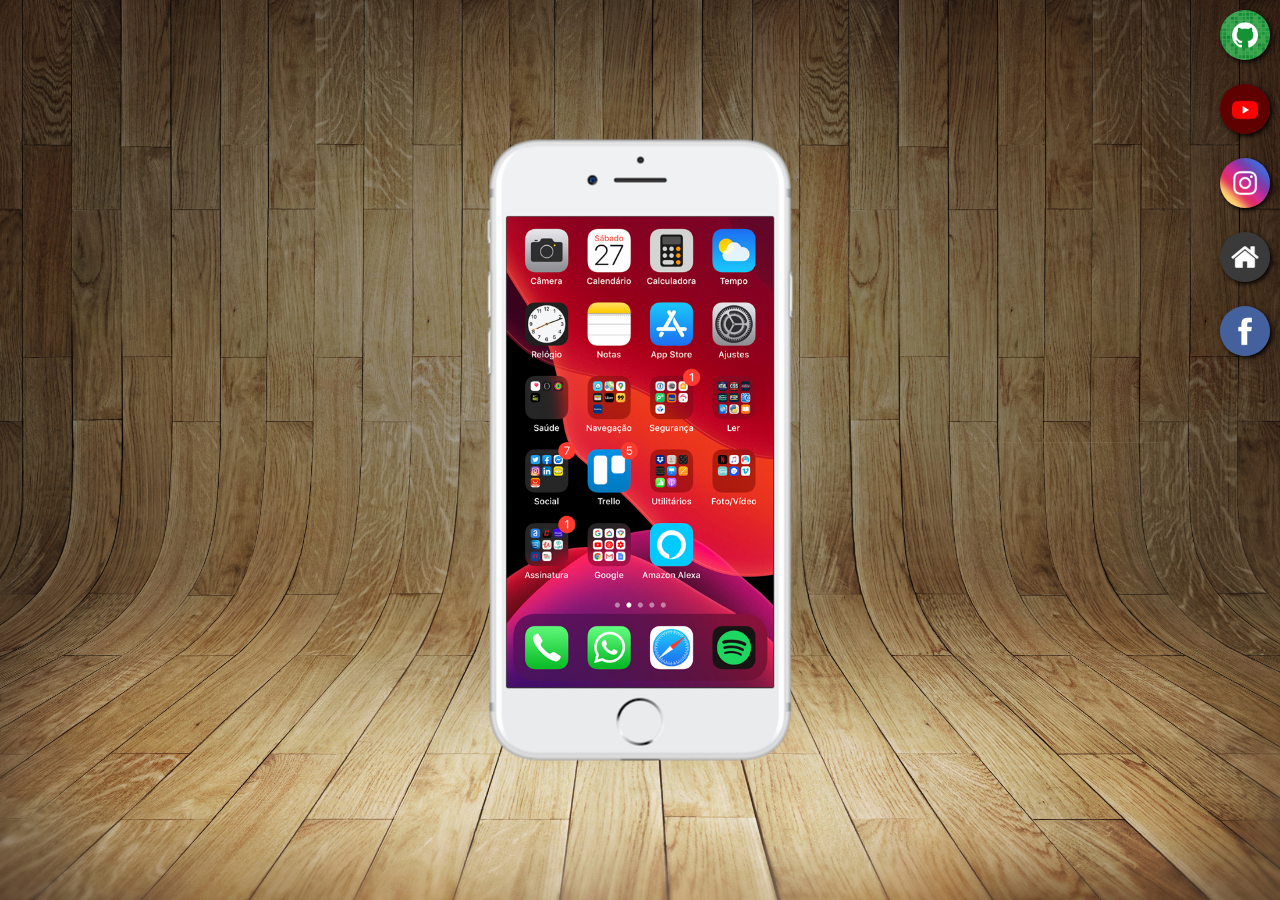
<file: index.html>
<!DOCTYPE html>
<html lang="pt-br">
<head>
    <meta charset="UTF-8">
    <meta http-equiv="X-UA-Compatible" content="IE=edge">
    <meta name="viewport" content="width=device-width, initial-scale=1.0">
    <link rel="shortcut icon" href="favicon.ico" type="image/x-icon">
    <link rel="stylesheet" href="estilos/style.css">
    <title>Projeto Redes Sociais</title>
</head>
<body>
    <main>
        <section id="telefone">
            <iframe src="home.html" frameborder="0" name="tela" id="tela"></iframe>
        </section>
        <section id="redes-sociais">
            <a href="github.html" target="tela"><img src="imagens/logo-github.jpg" alt=" logo-github"></a></br>
            <a href="youtube.html" target="tela"><img src="imagens/logo-youtube.jpg" alt="logo-youtube"></a></br>
            <a href="Instagram.html" target="tela"><img src="imagens/logo-instagram.jpg" alt="logo-instagram"></a></br>
            <a href="home.html" target="tela"><img src="imagens/logo-home.jpg" alt="logo-home"></a></br>
            <a href="facebook.html" target="tela"><img src="imagens/logo-facebook.jpg" alt="logo-facebook"></a>
            
        </section>
    </main>
</body>
</html>
</file>
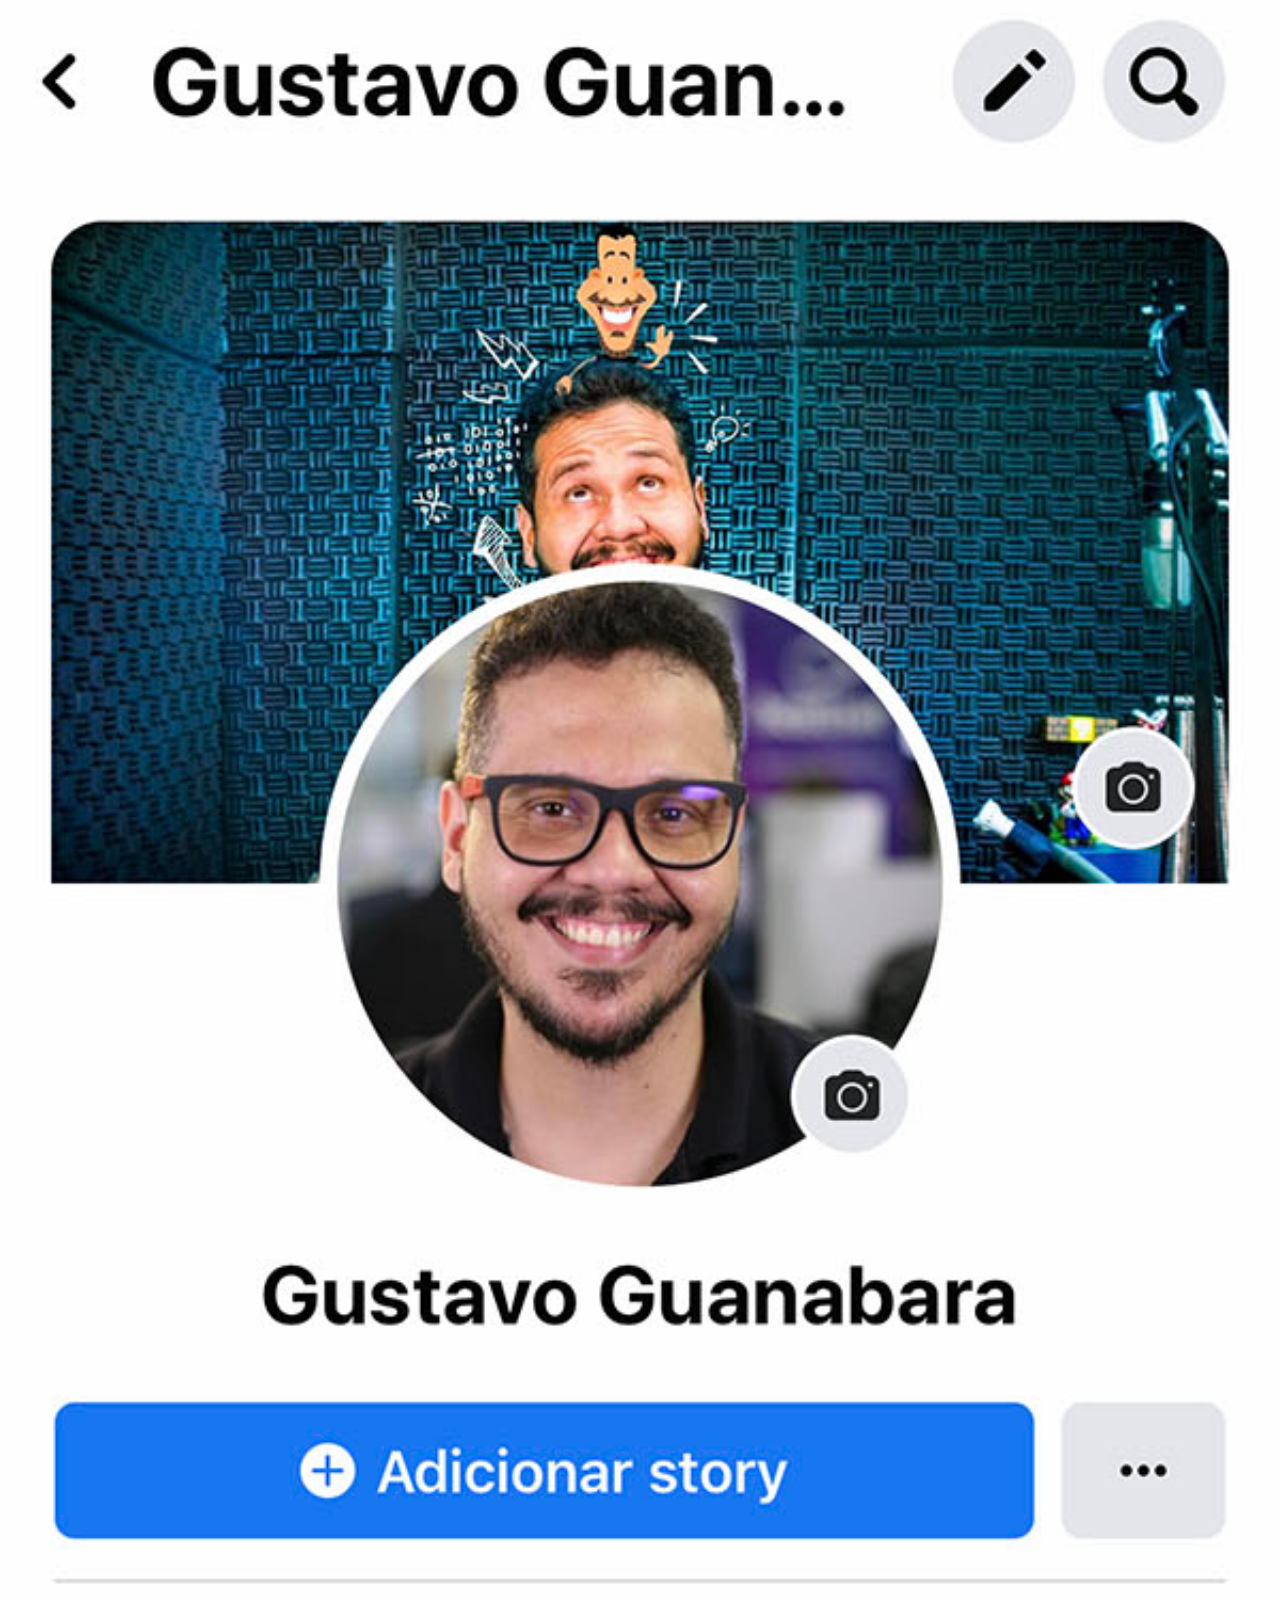
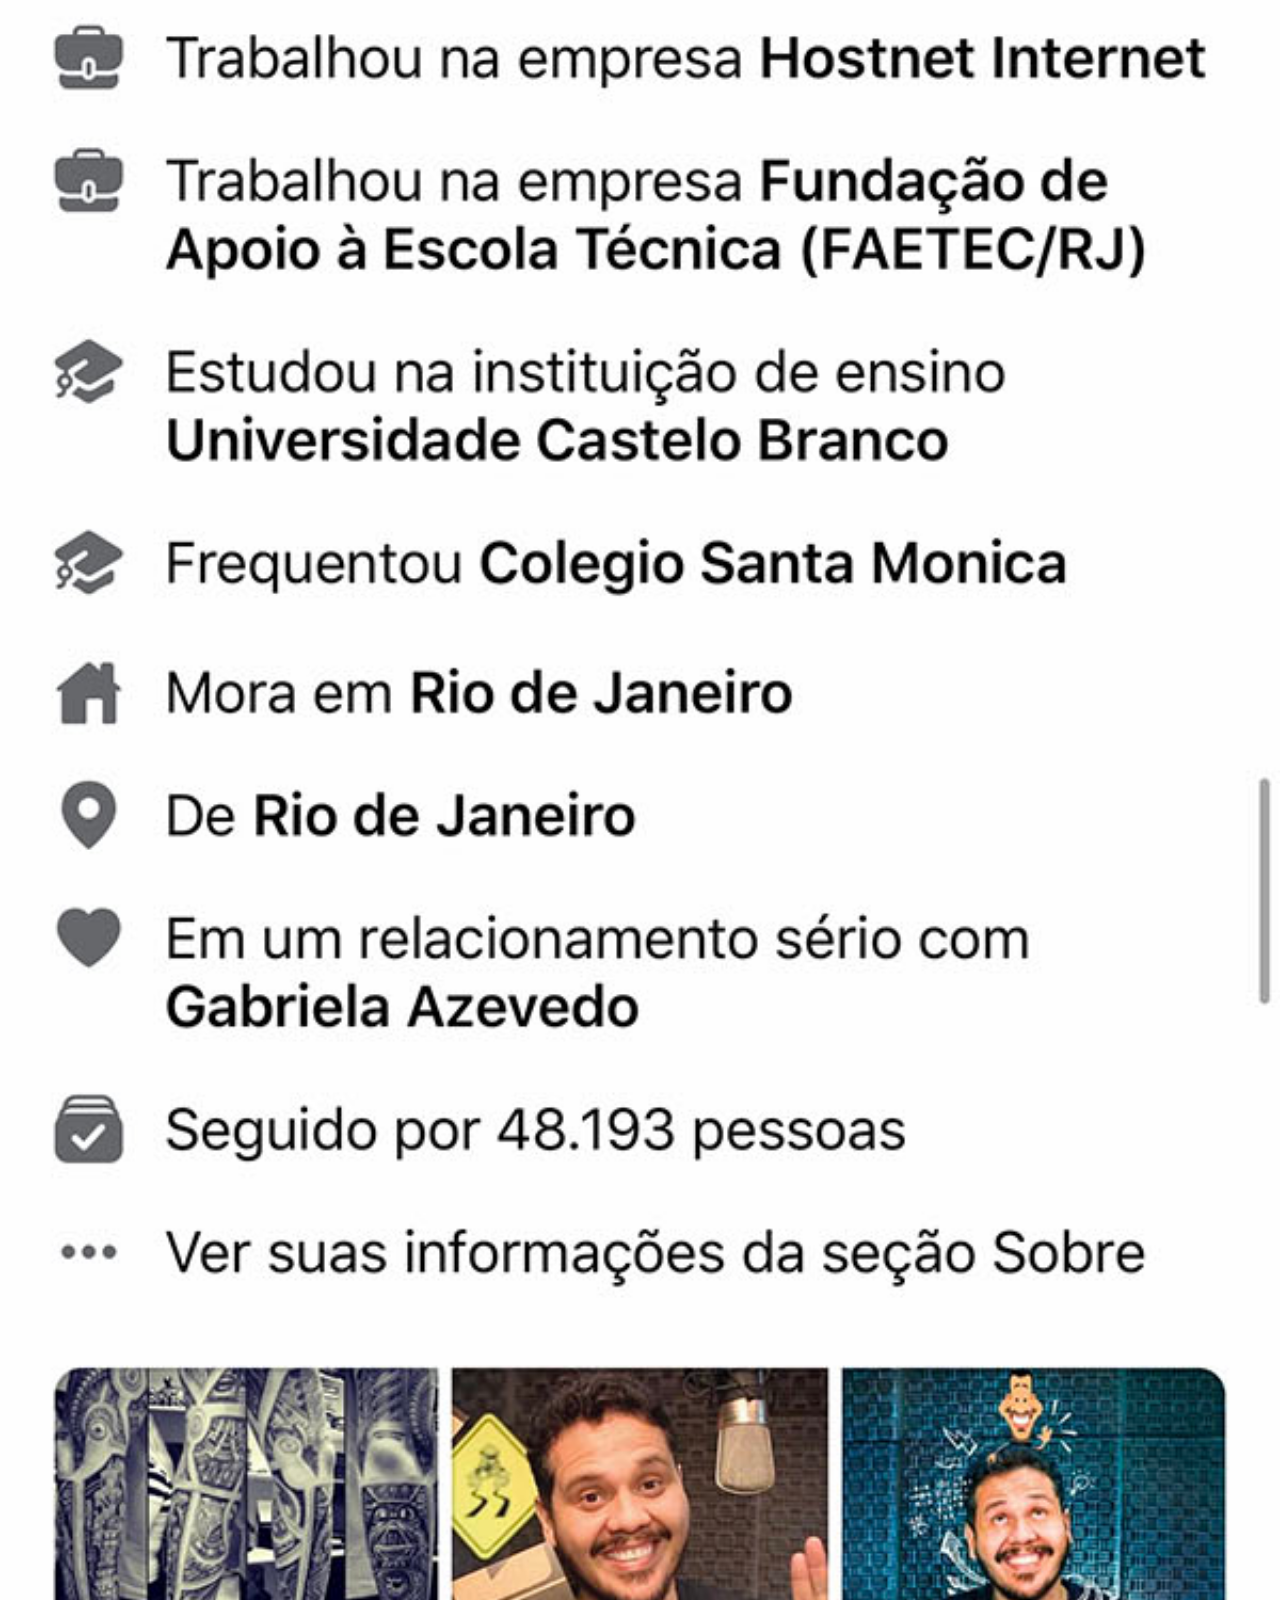
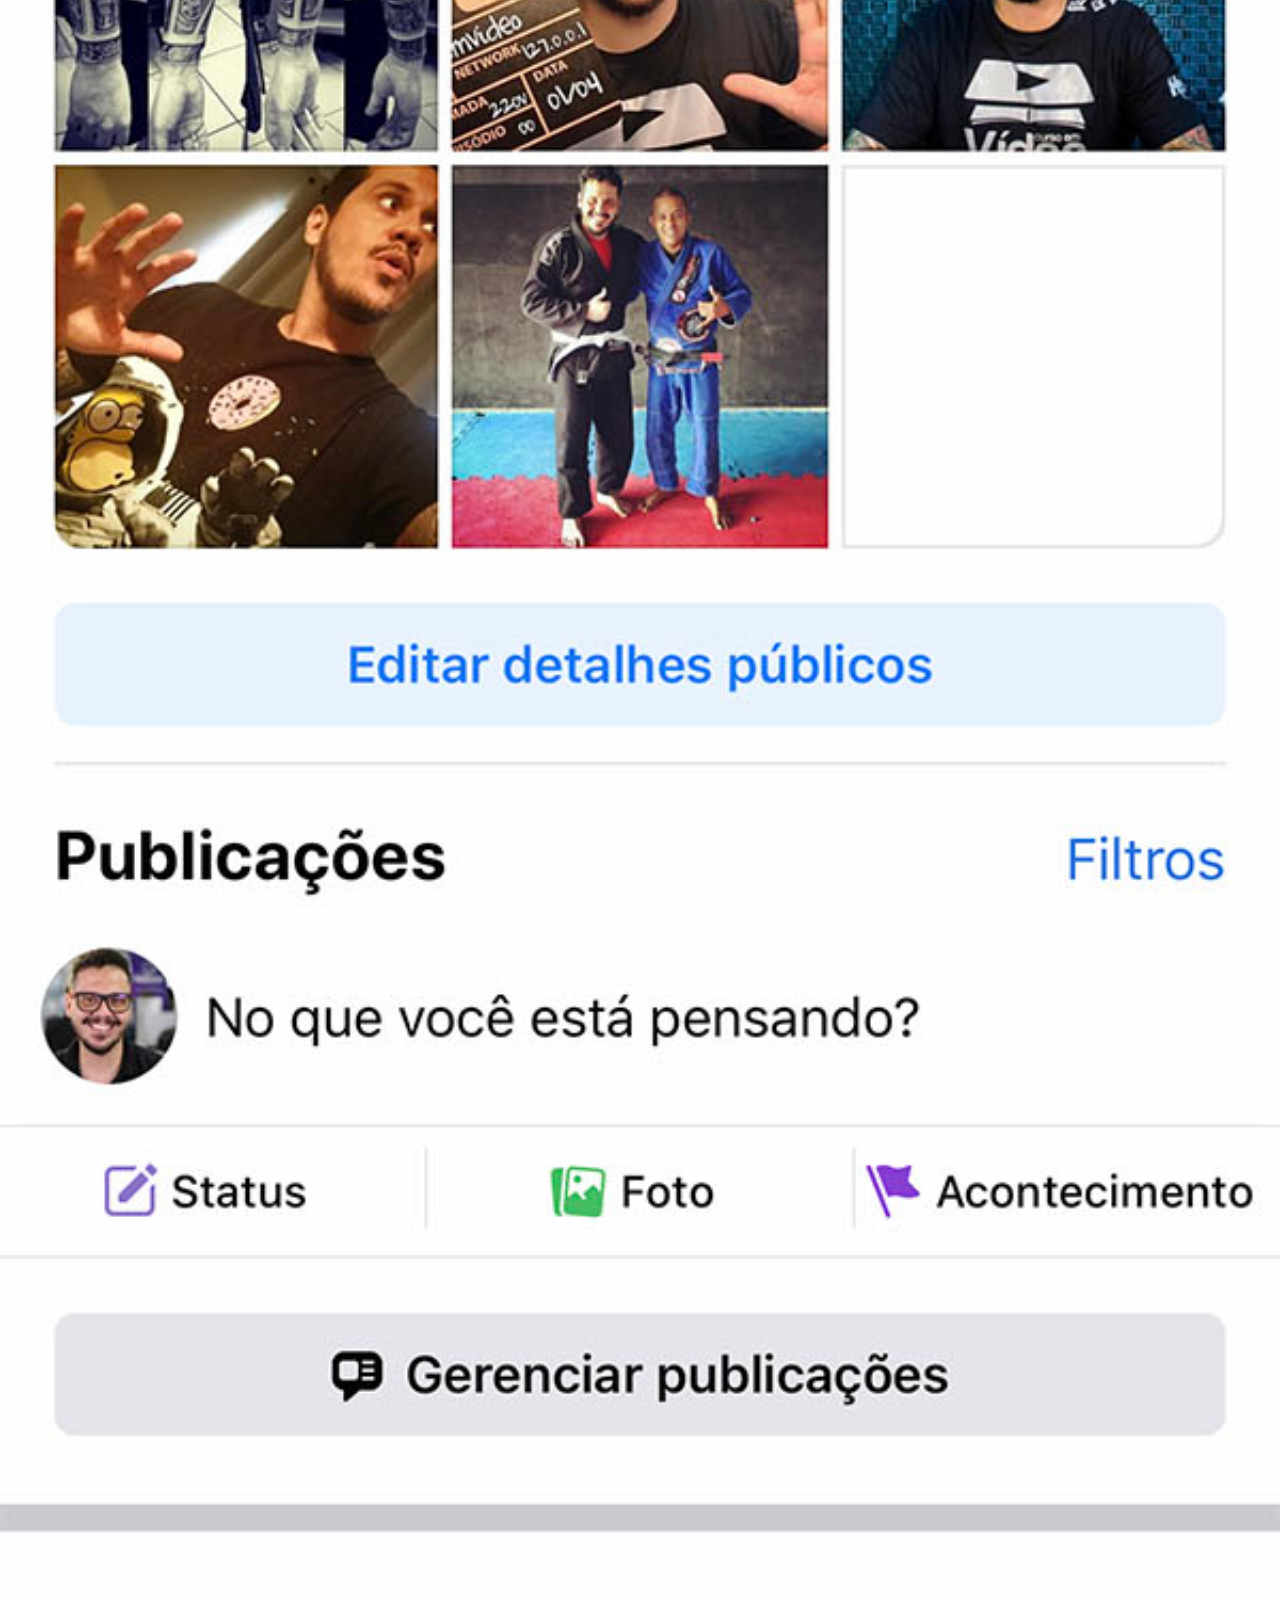
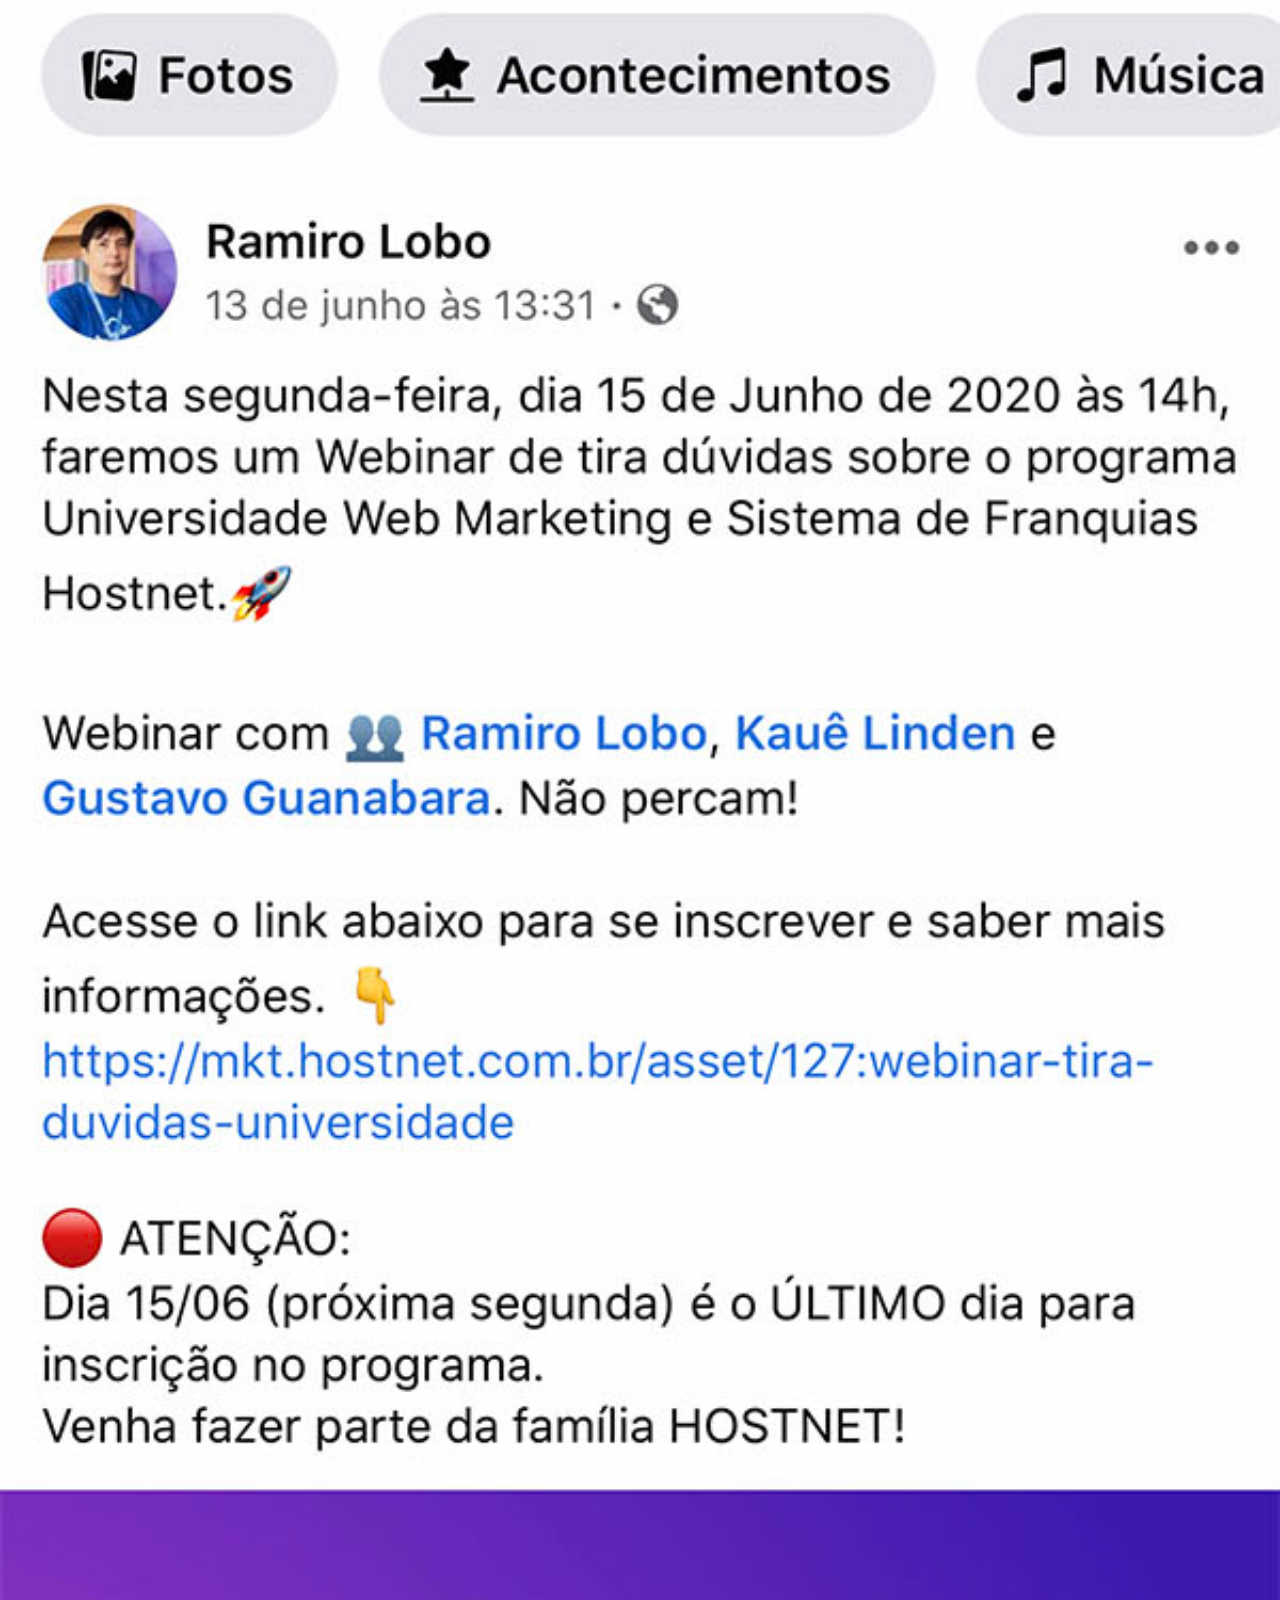
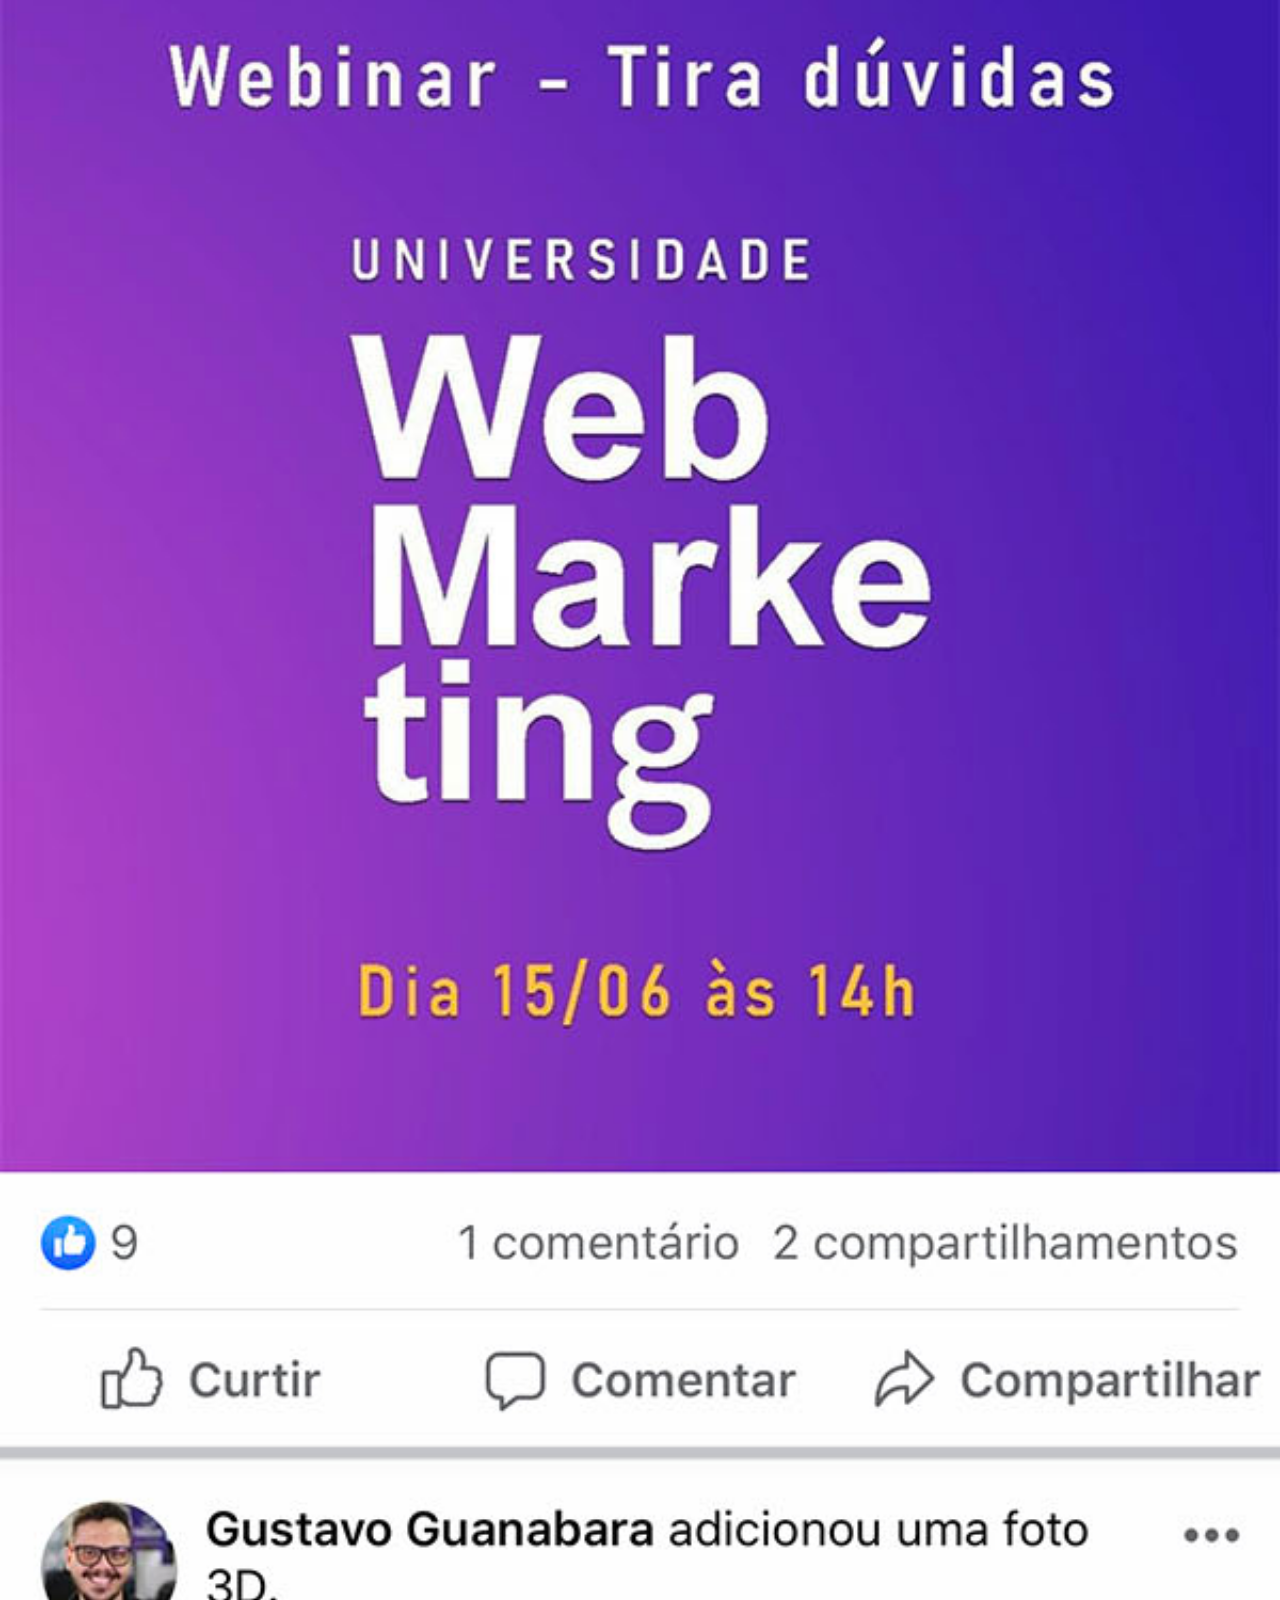
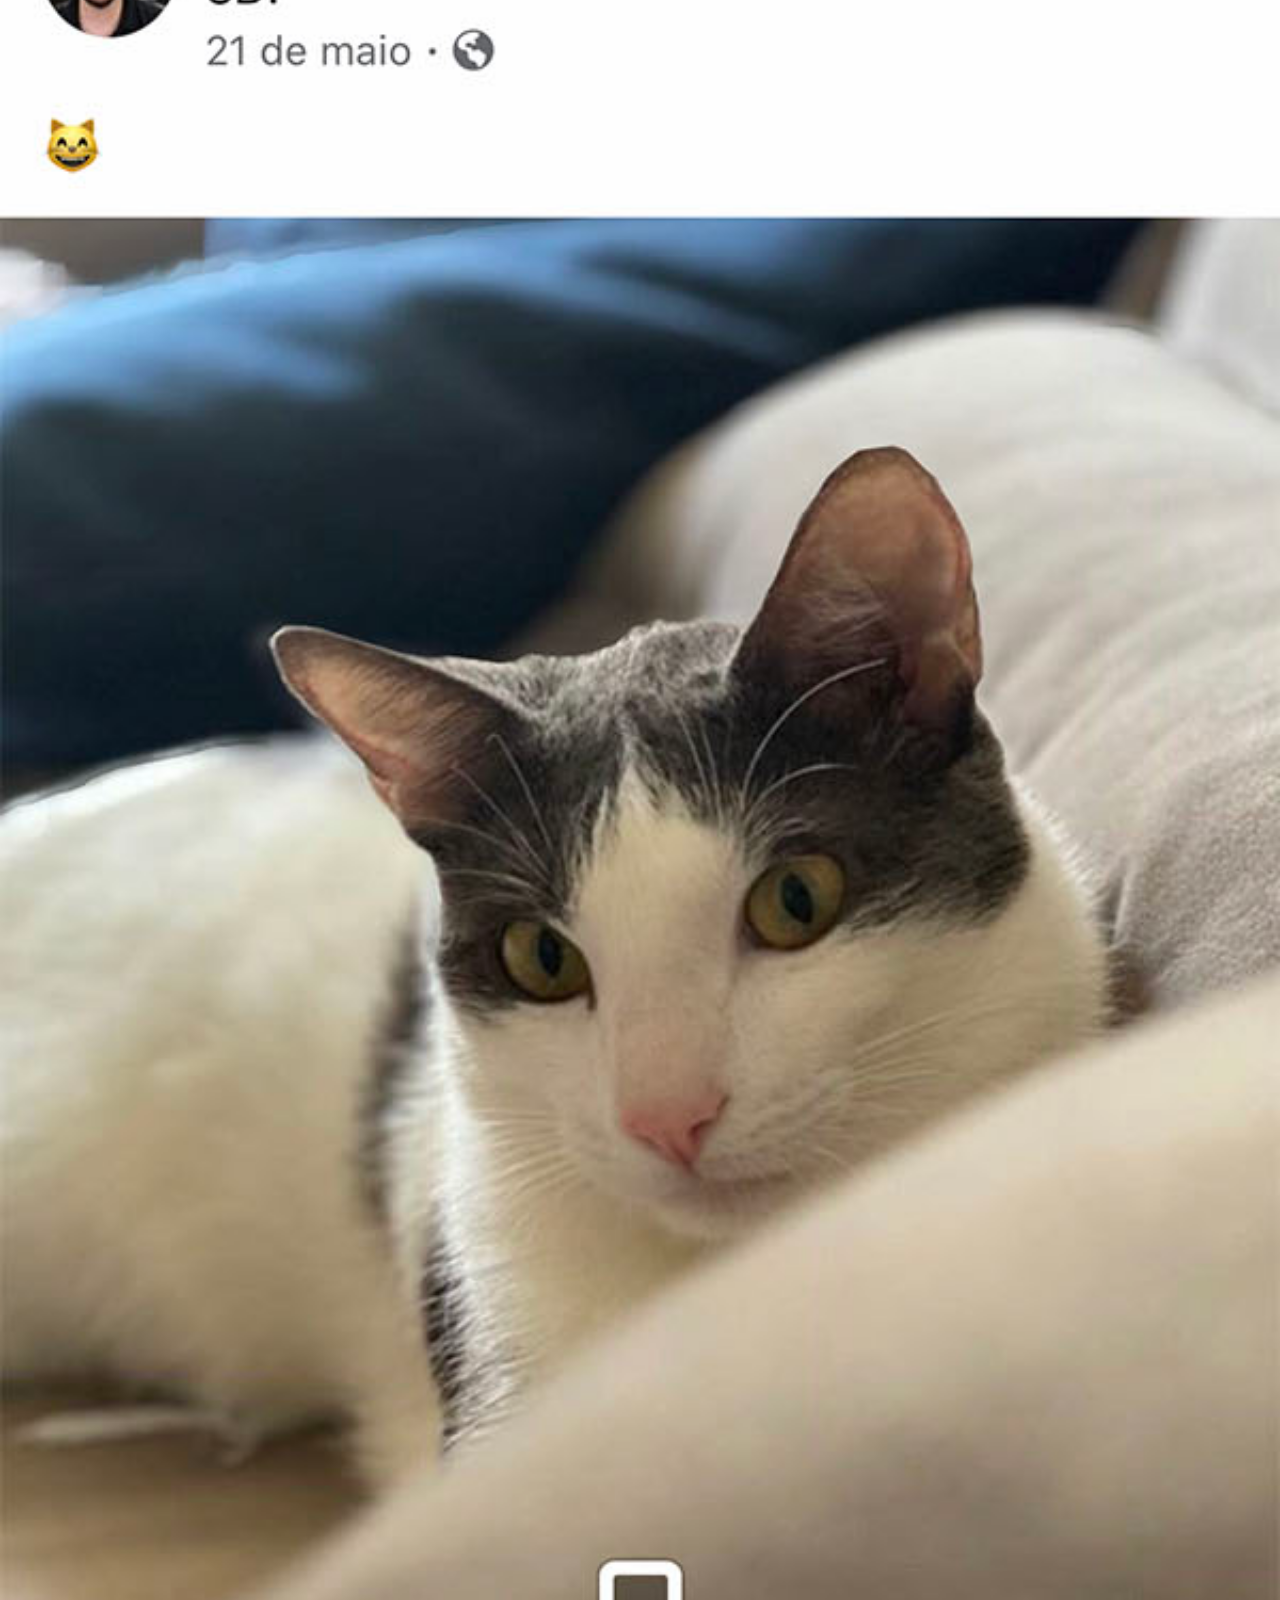
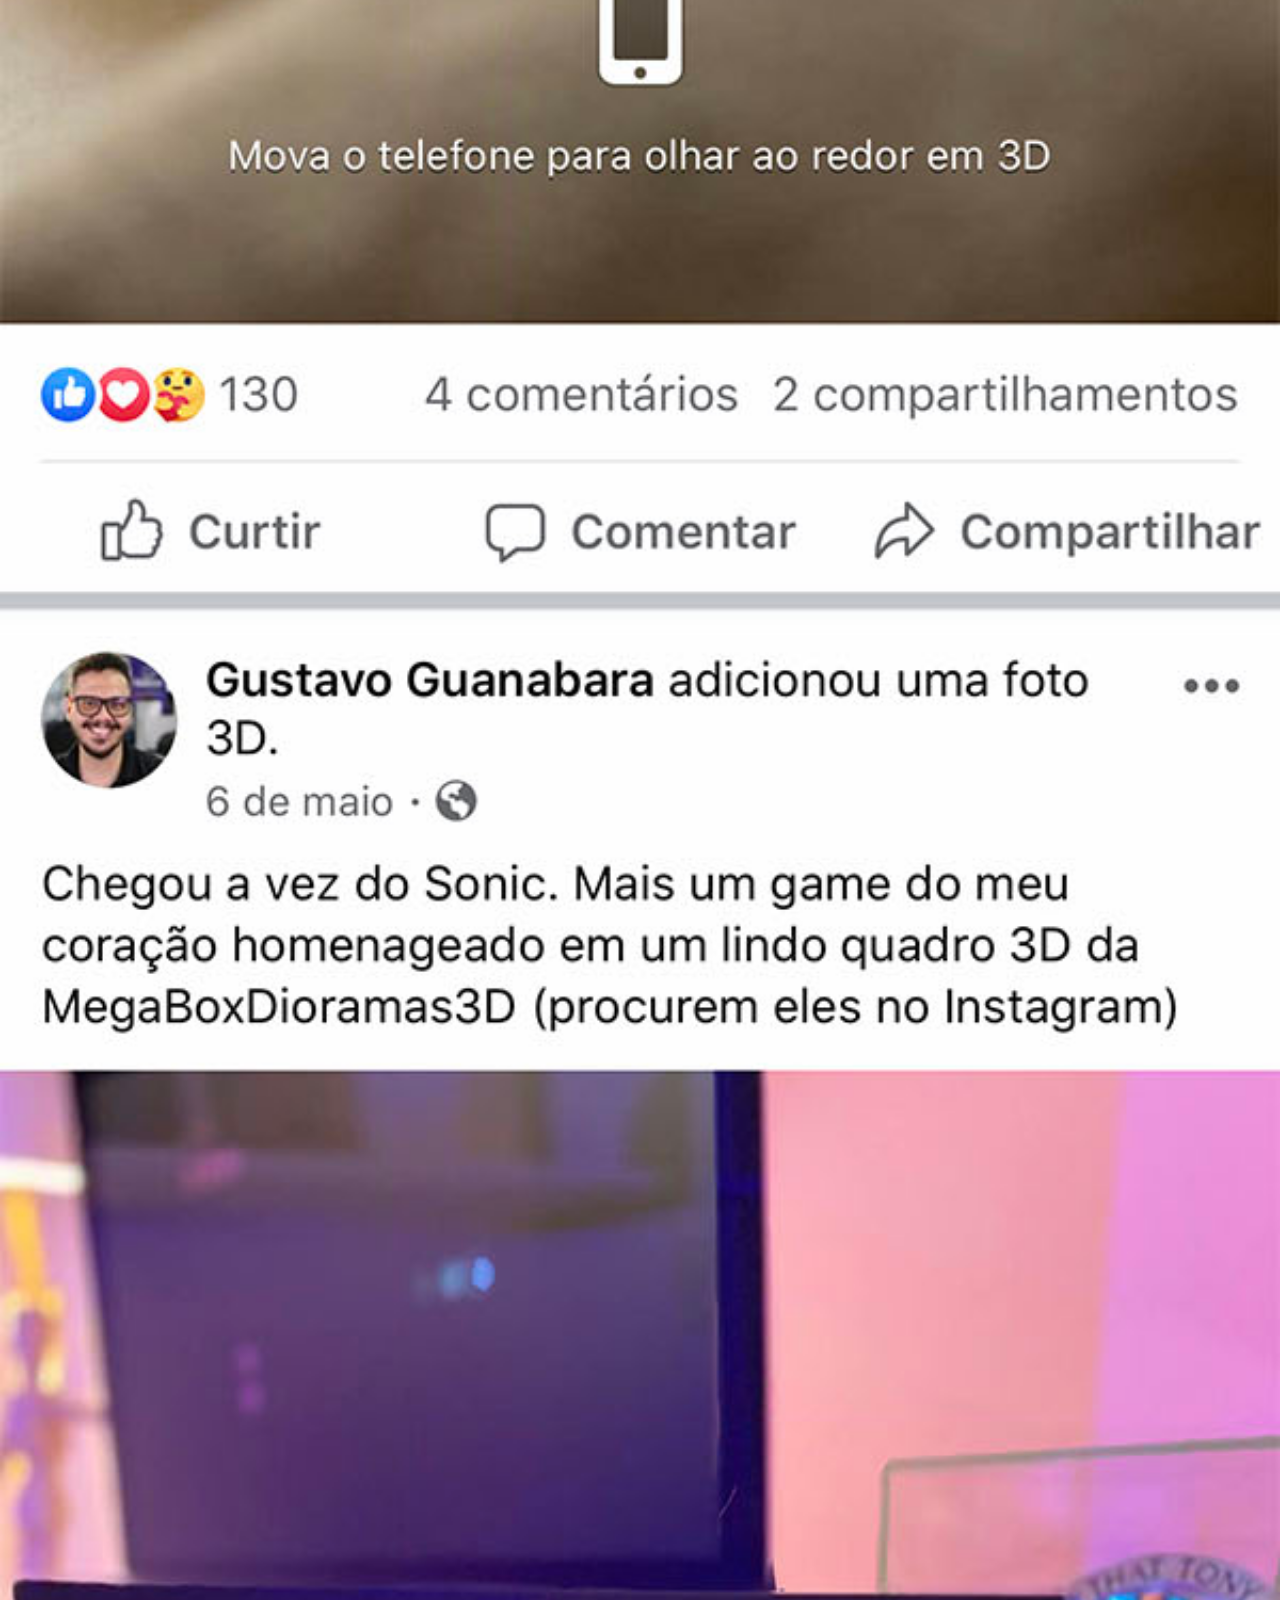
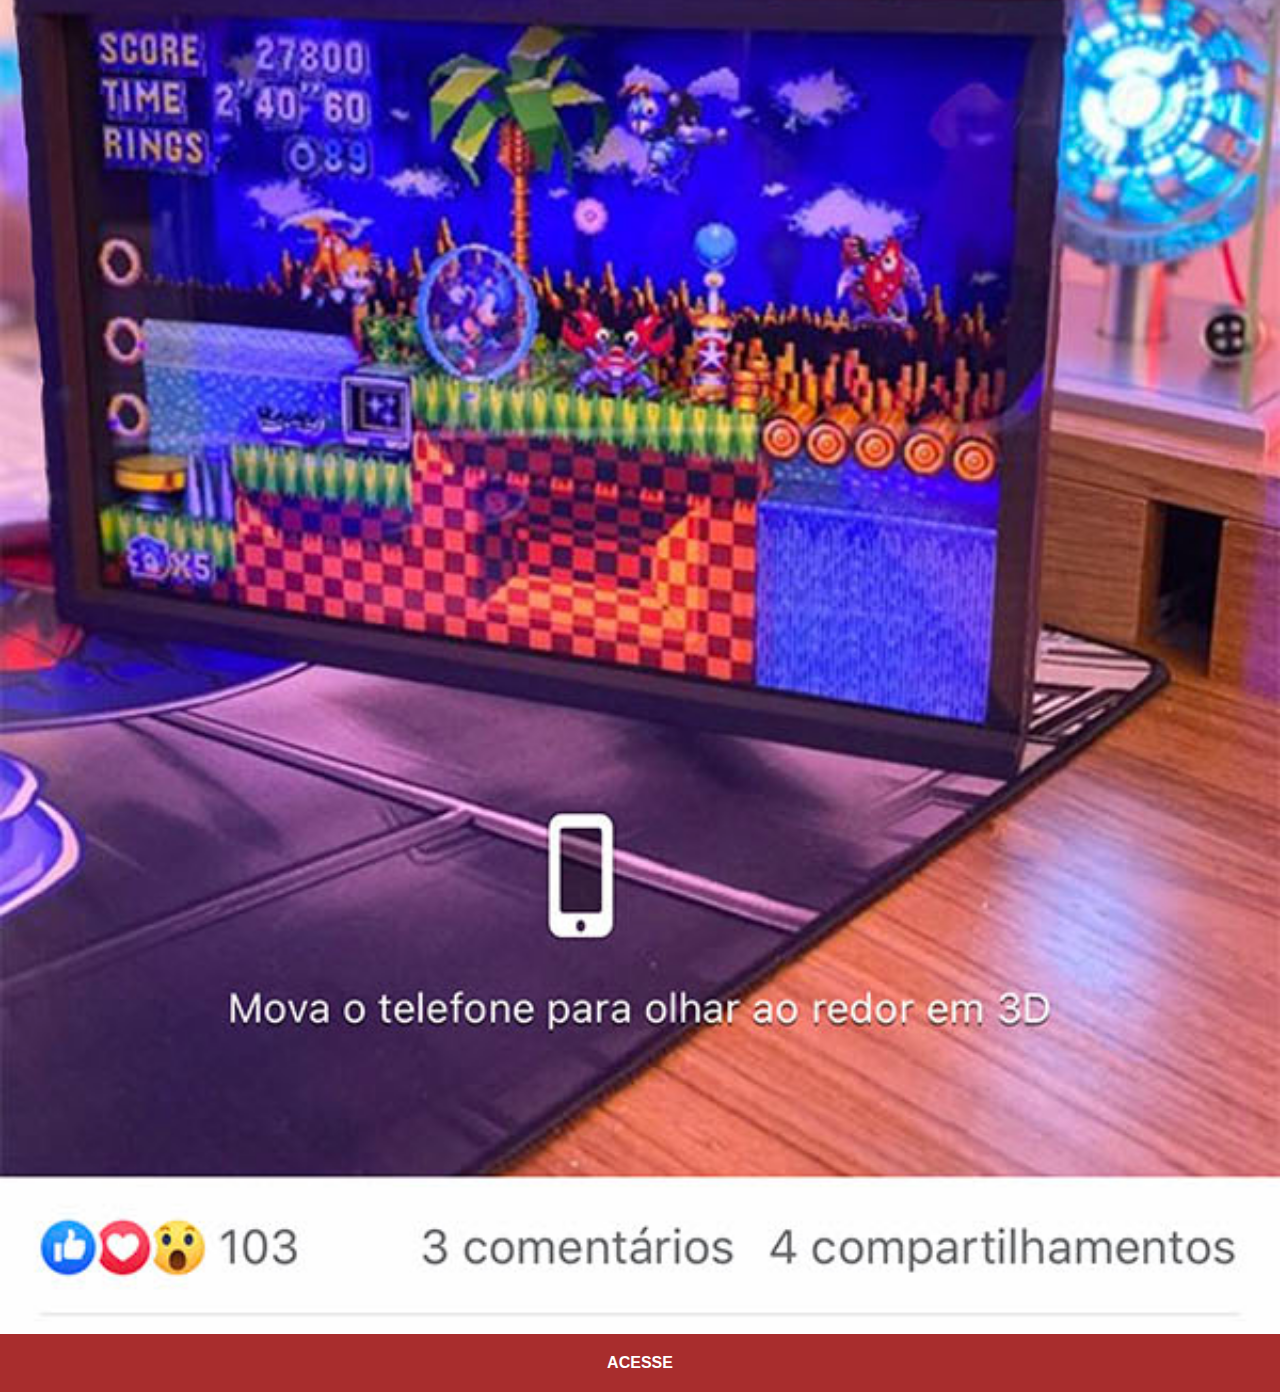
<file: facebook.html>
<!DOCTYPE html>
<html lang="pt-br">
<head>
    <meta charset="UTF-8">
    <meta http-equiv="X-UA-Compatible" content="IE=edge">
    <meta name="viewport" content="width=device-width, initial-scale=1.0">
    <link rel="stylesheet" href="estilos/sociais.css">
    <title>Facebook</title>
</head>
<body>
    <img src="imagens/tela-facebook.jpg" alt="facebook">
    <a href="https://pt-br.facebook.com" target="_blank">ACESSE</a>
</body>
</html>
</file>
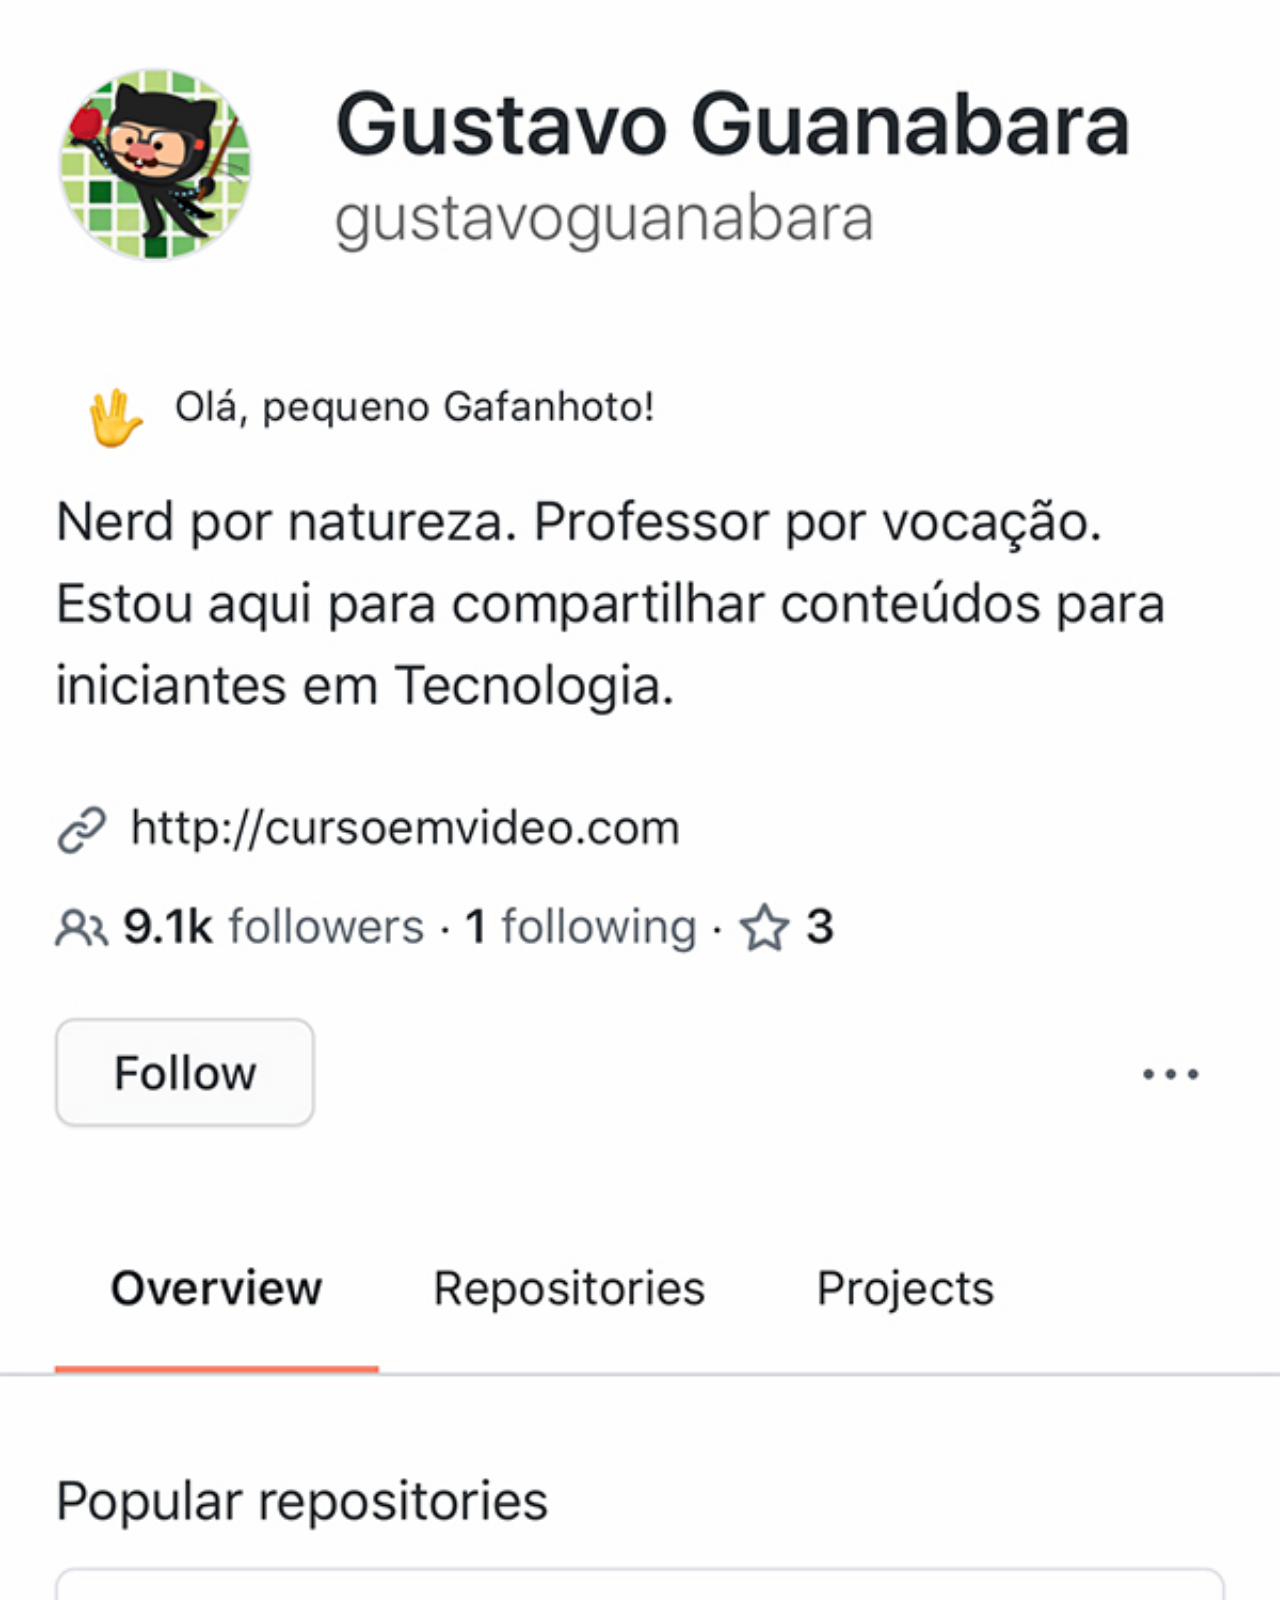
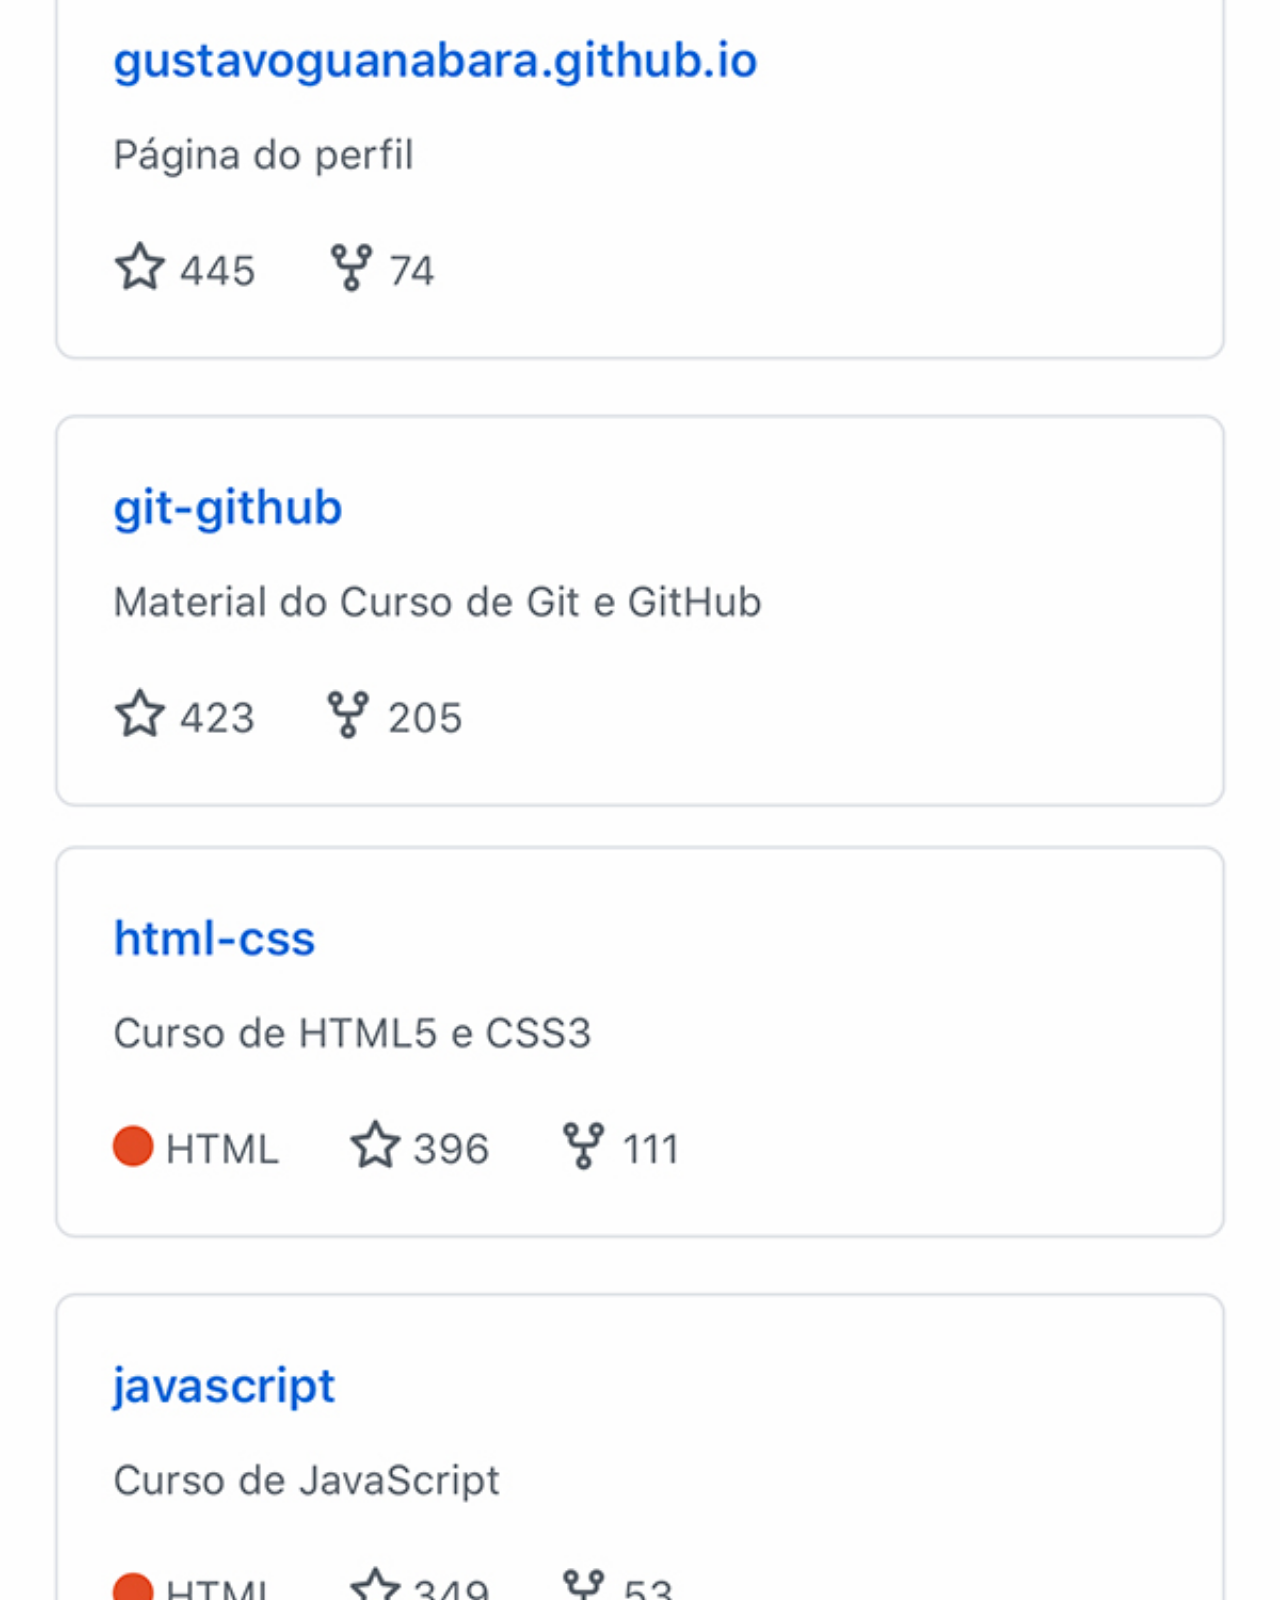
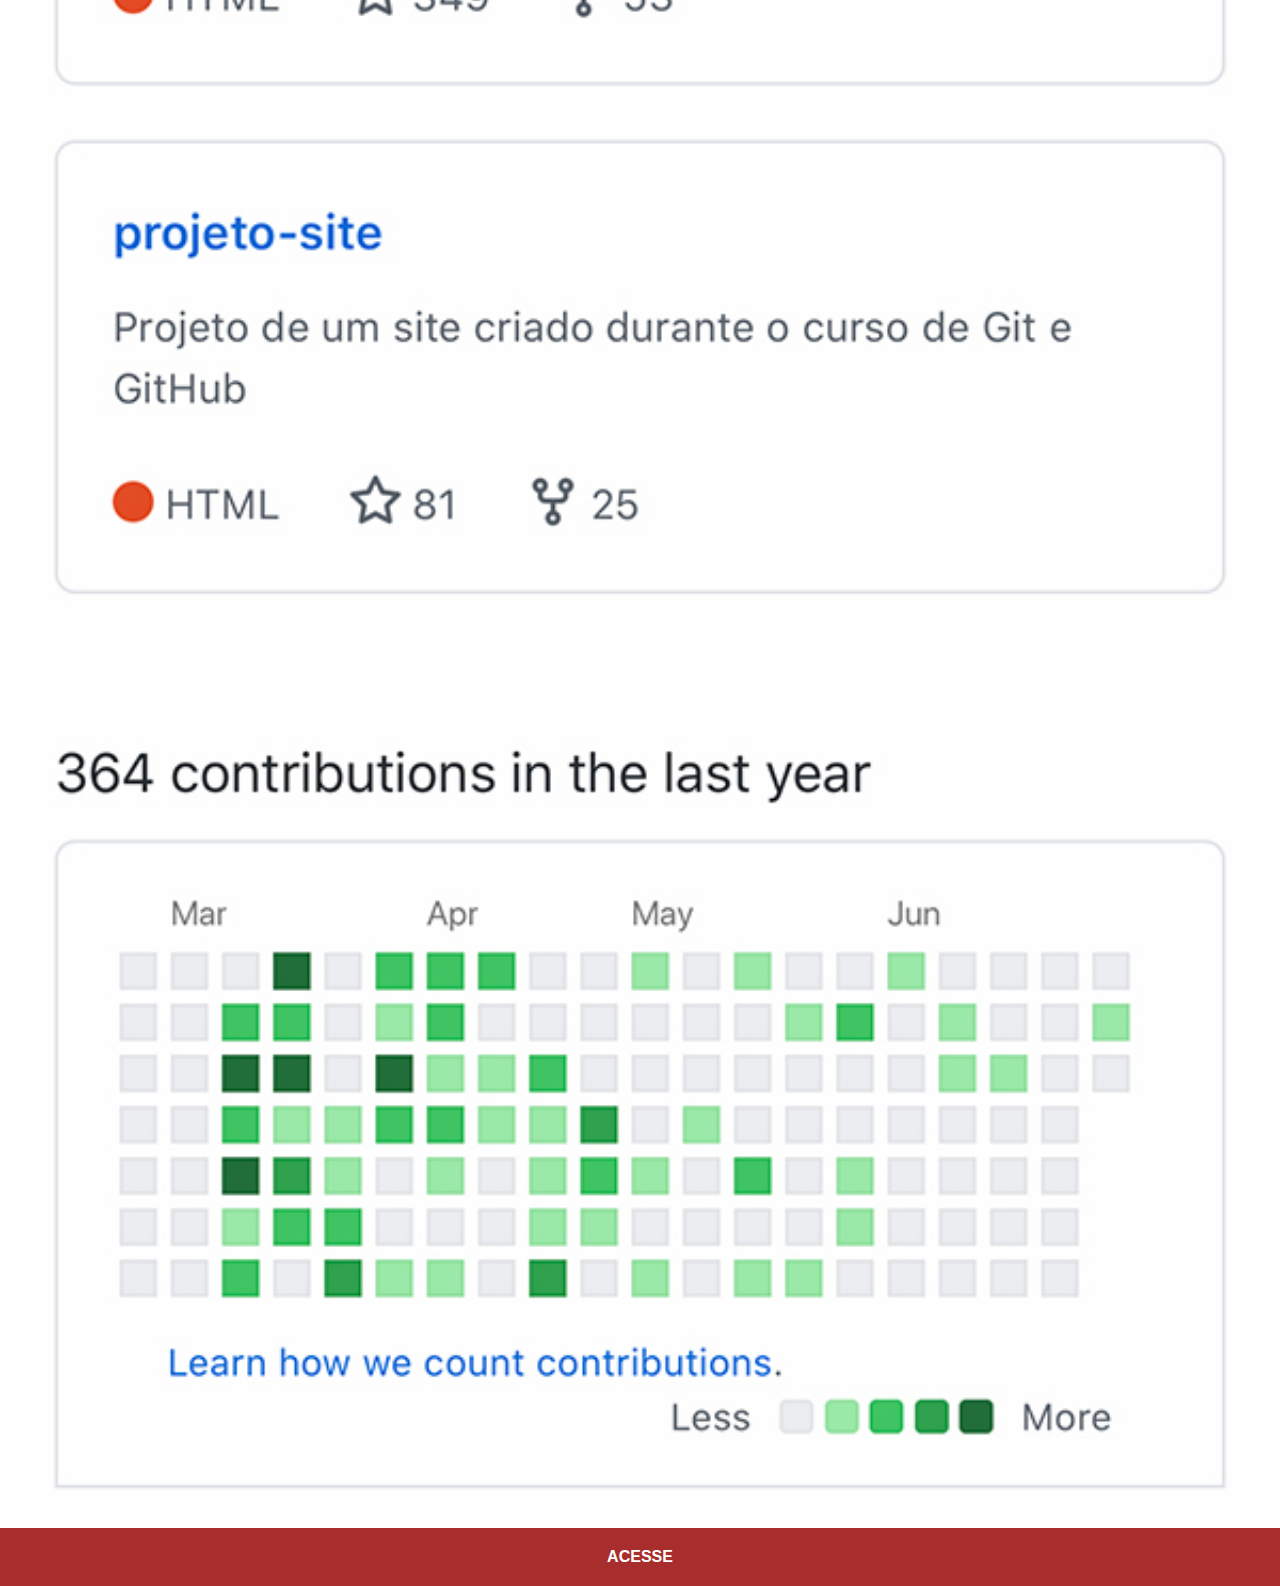
<file: github.html>
<!DOCTYPE html>
<html lang="pt-br">
<head>
    <meta charset="UTF-8">
    <meta http-equiv="X-UA-Compatible" content="IE=edge">
    <meta name="viewport" content="width=device-width, initial-scale=1.0">
    <link rel="stylesheet" href="estilos/sociais.css">
    <title>GitHub</title>
</head>
<body>
    <img src="imagens/tela-github.jpg" alt="GitHub">
    <a href="https://www.github.com" target="_blank">ACESSE</a>
</body>
</html>
</file>
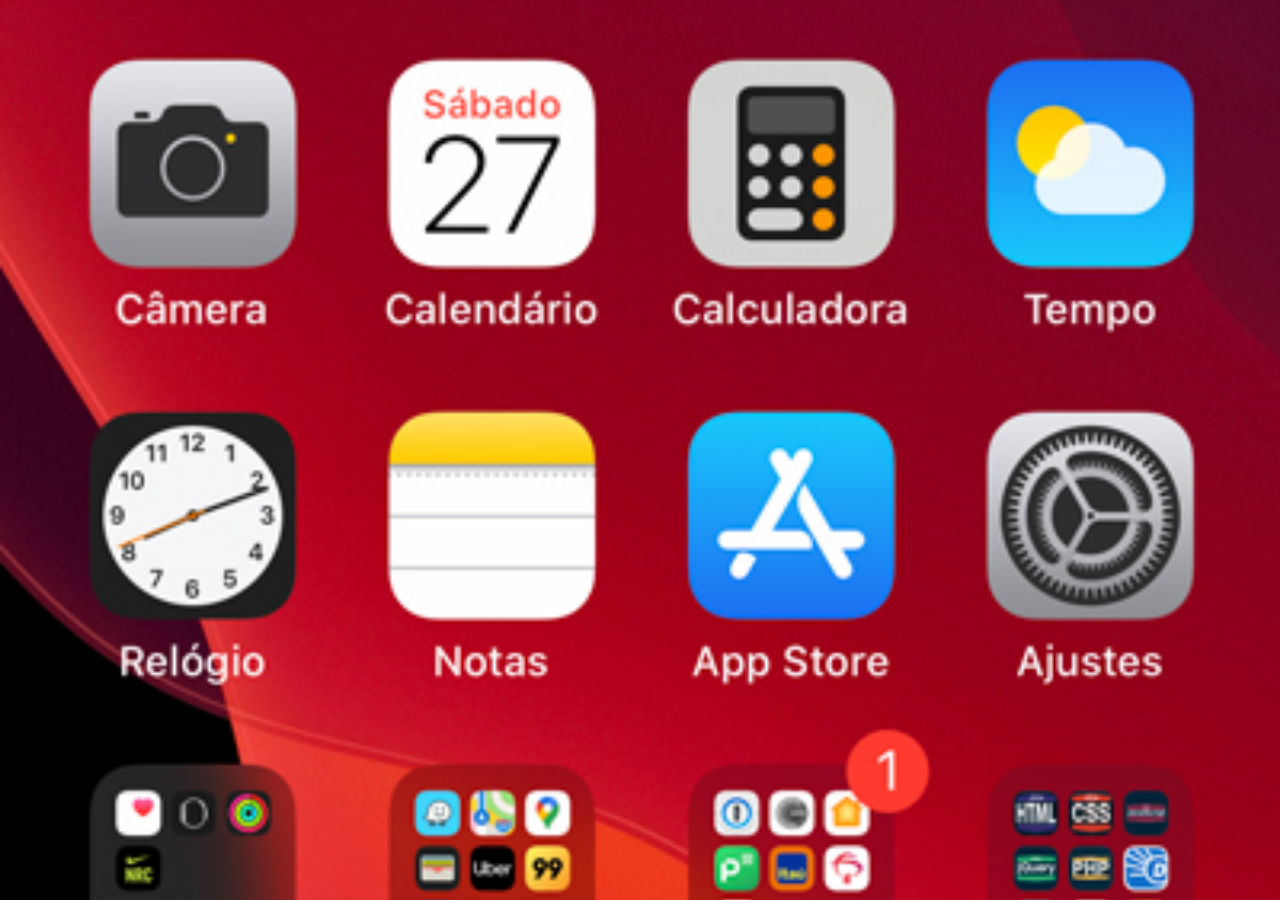
<file: home.html>
<!DOCTYPE html>
<html lang="en">
<head>
    <meta charset="UTF-8">
    <meta http-equiv="X-UA-Compatible" content="IE=edge">
    <meta name="viewport" content="width=device-width, initial-scale=1.0">
    <title>Home</title>
</head>
<style>
    *{
        padding: 0px;
        margin: 0px;
    }

    body{
        width: 100vw;
        height: 100vh;
        background: black url('./imagens/tela-home.jpg') no-repeat top center;
        background-size: cover;
    }
</style>
<body>
    
</body>
</html>
</file>
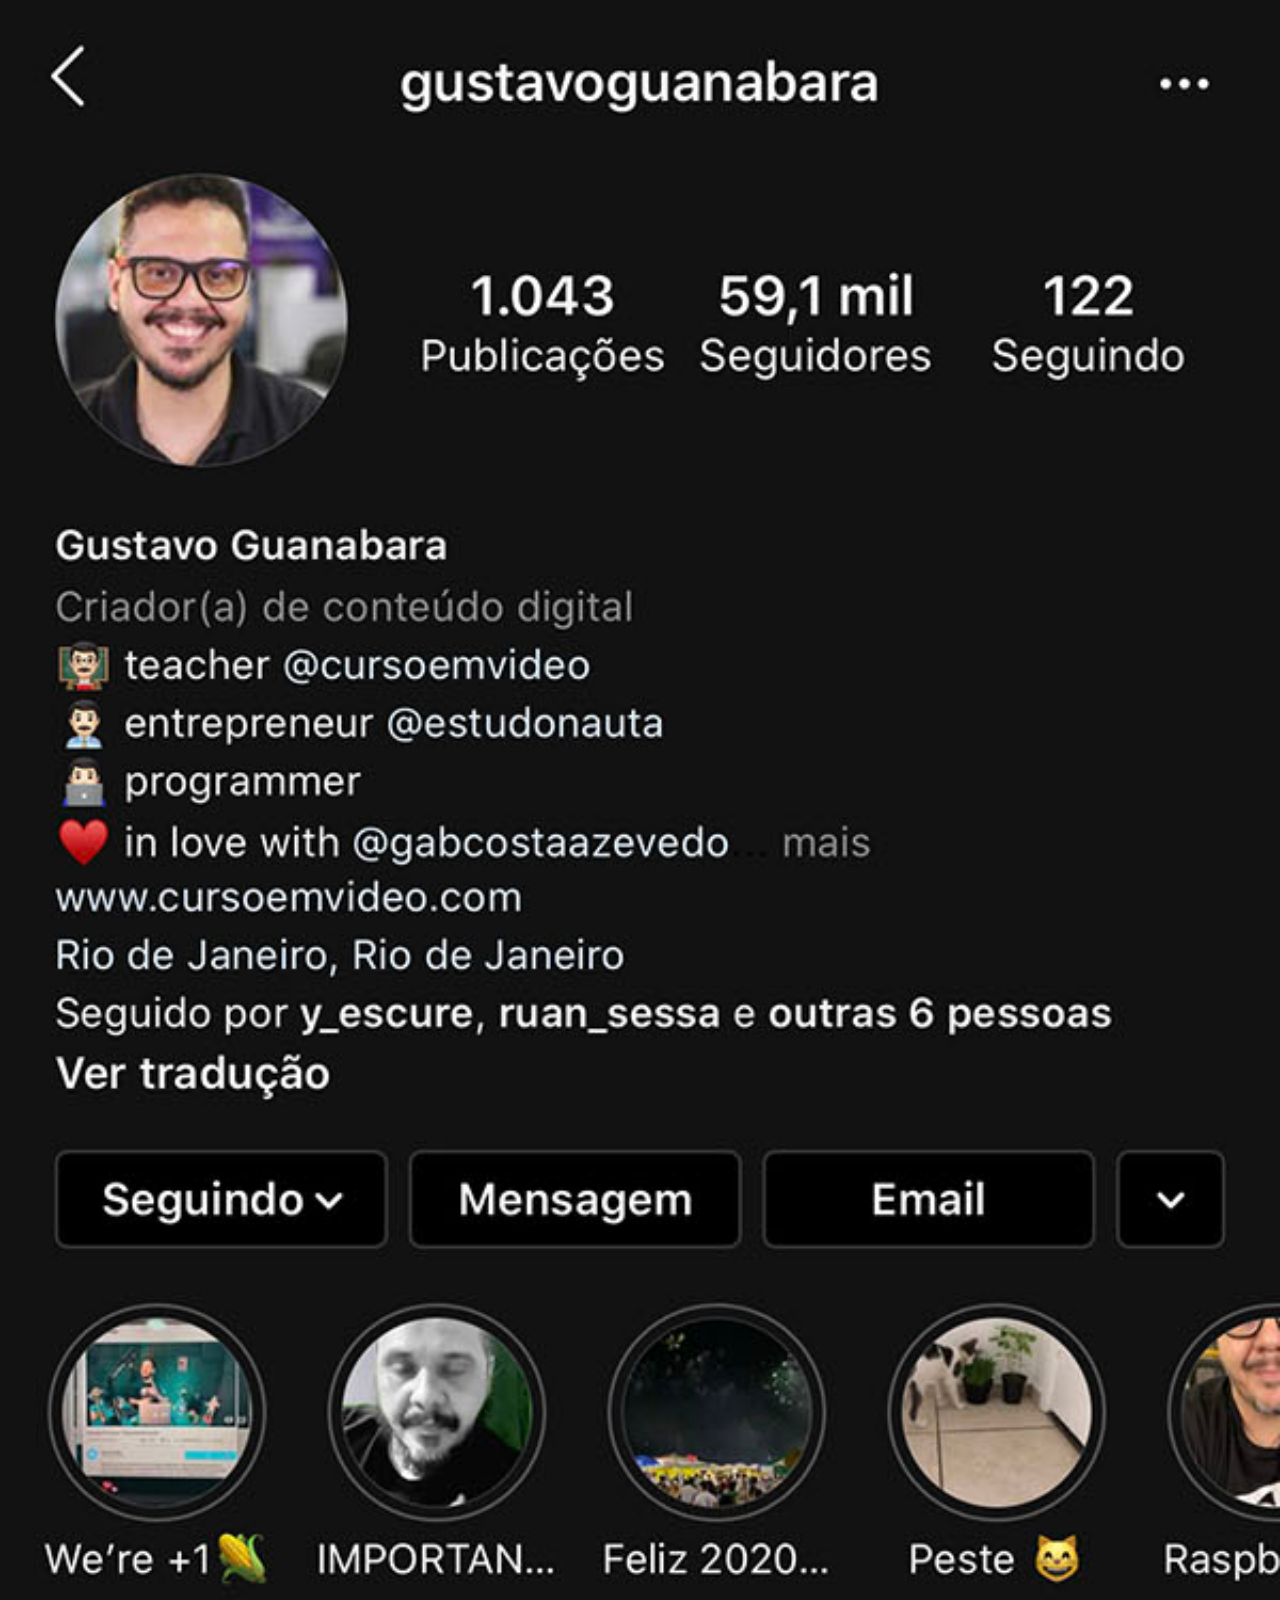
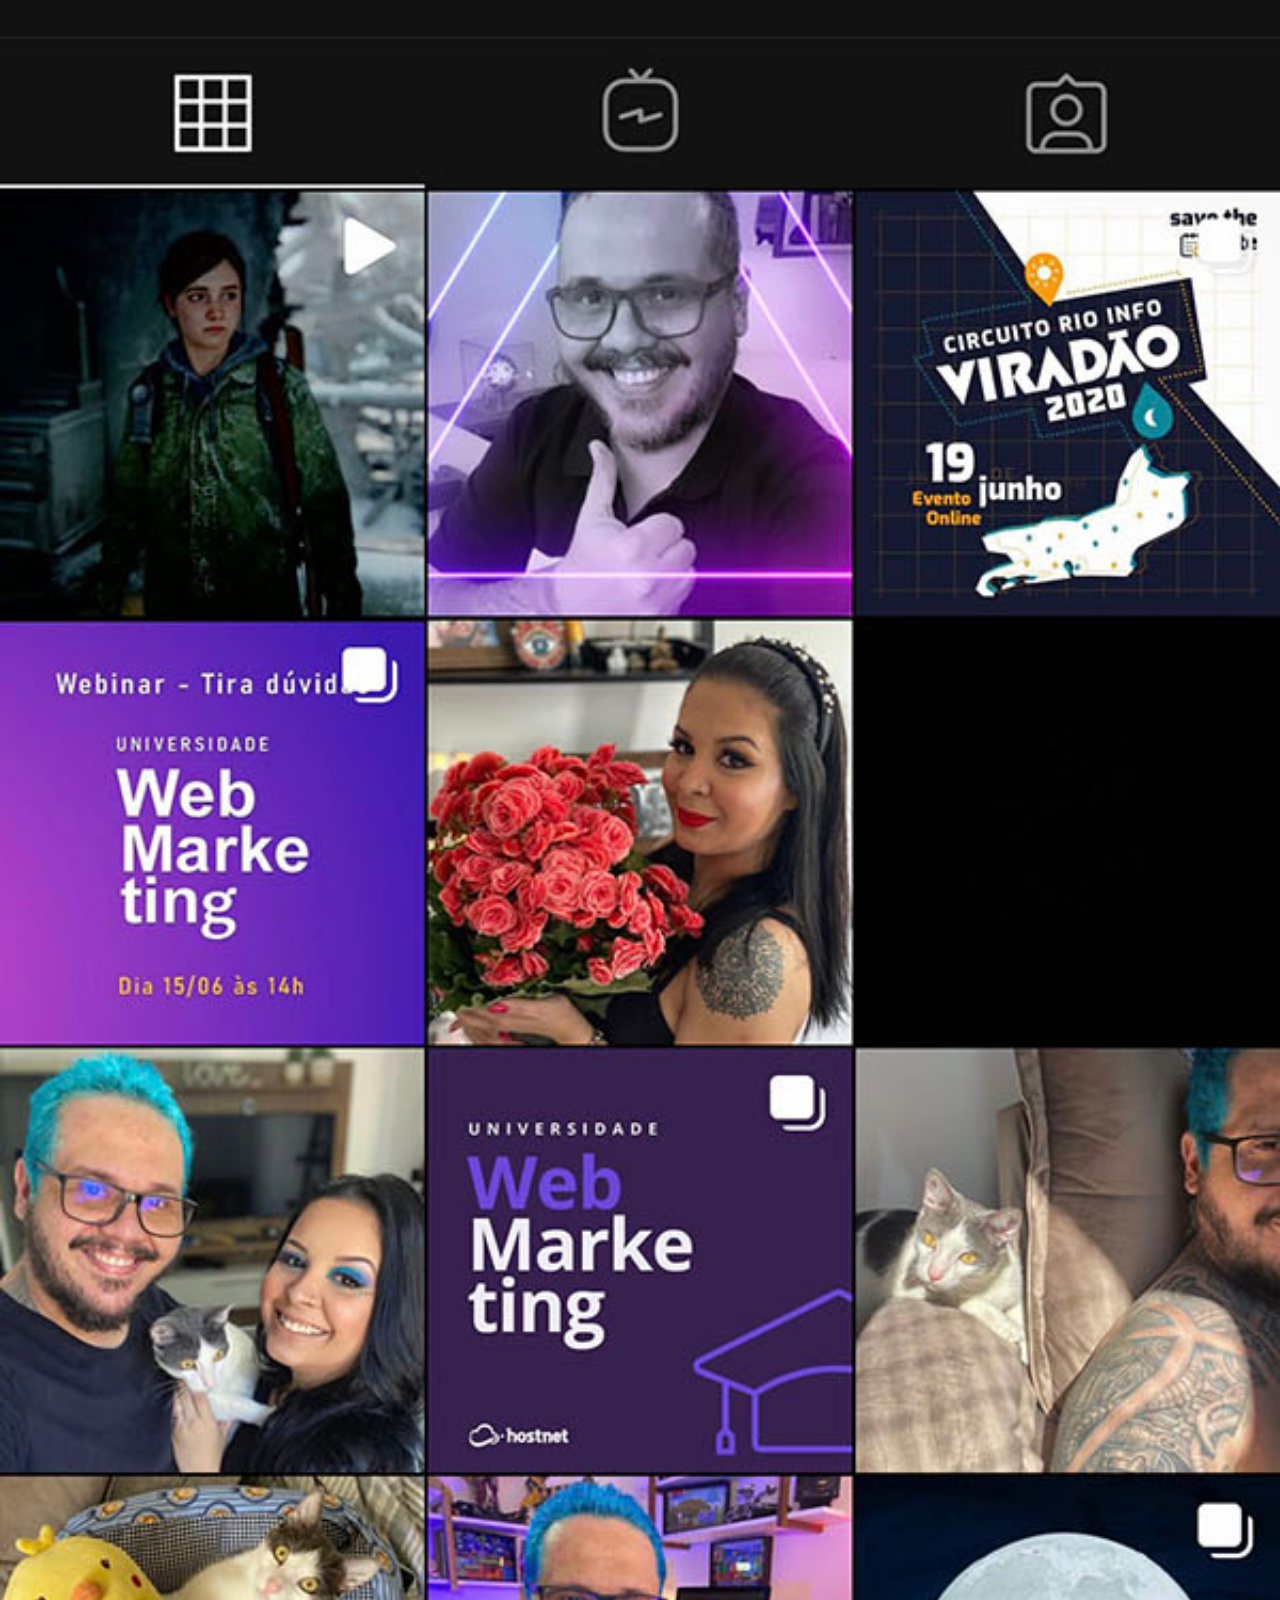
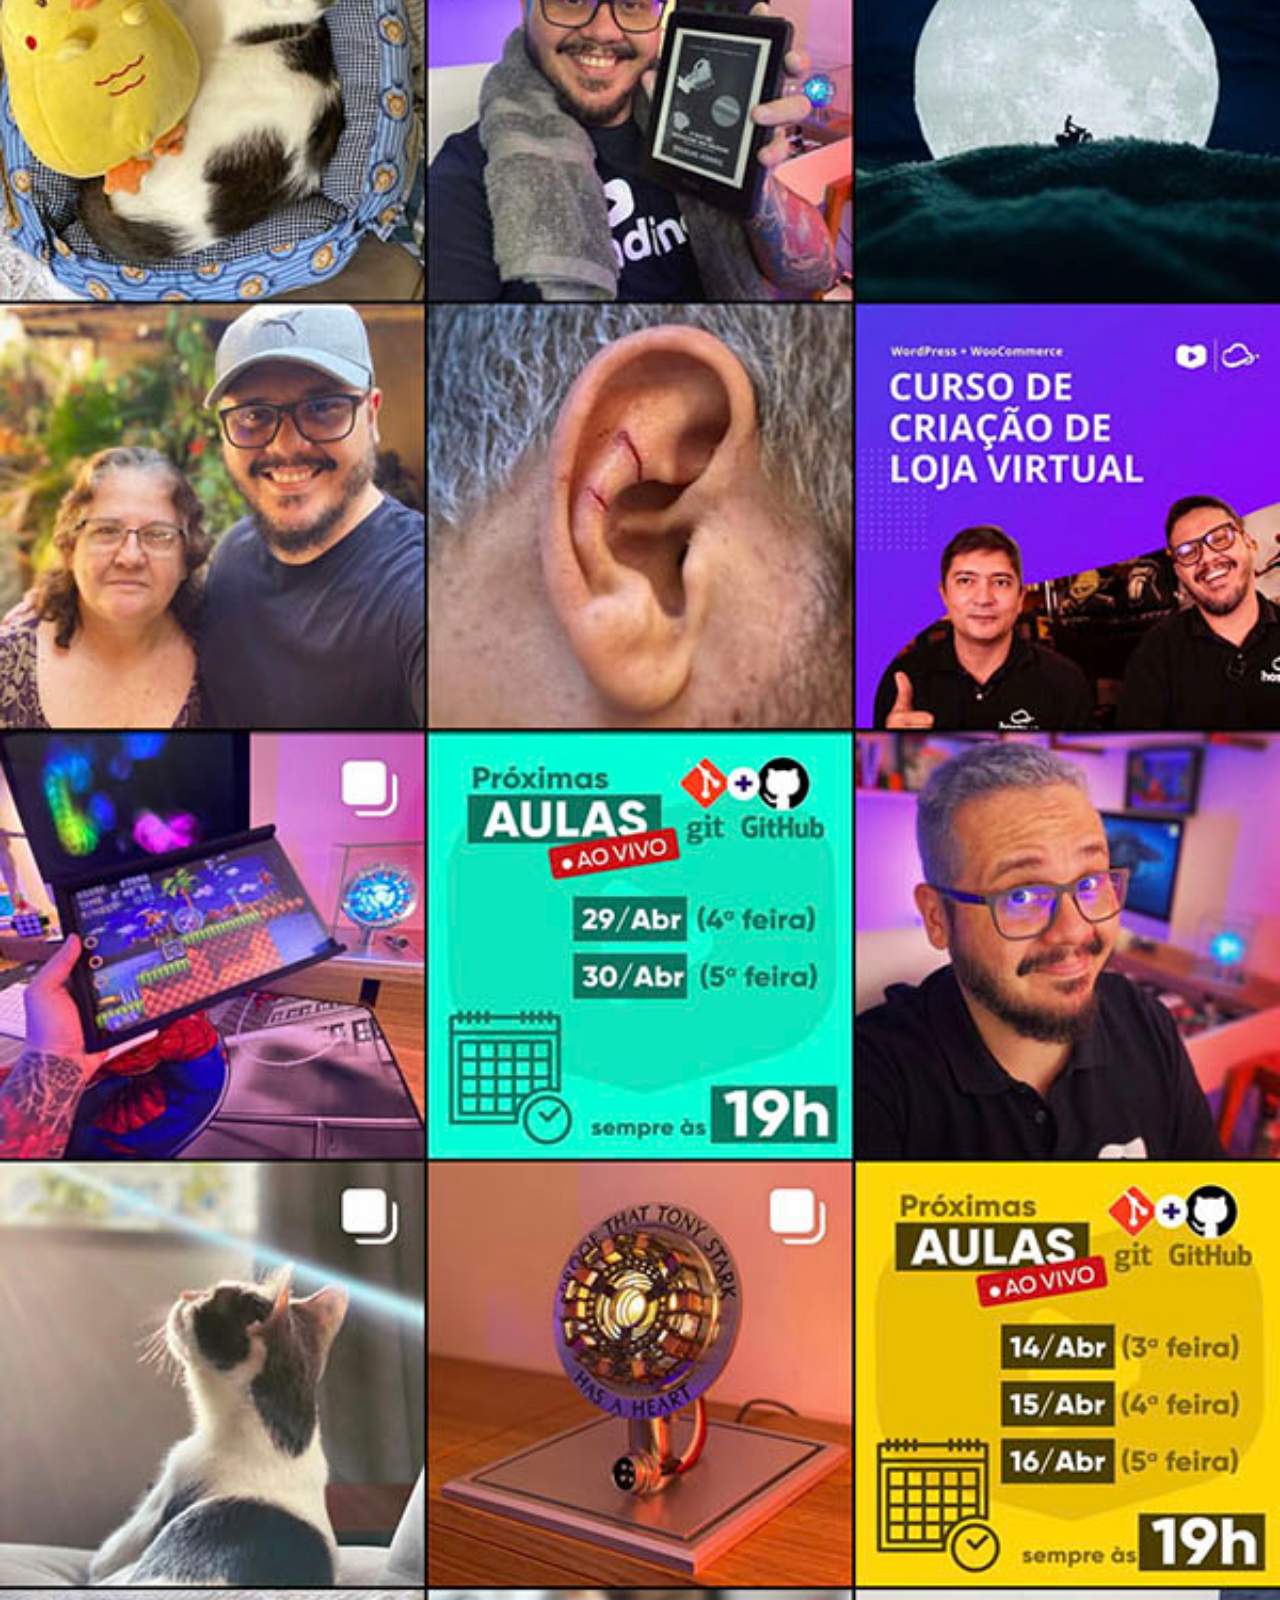
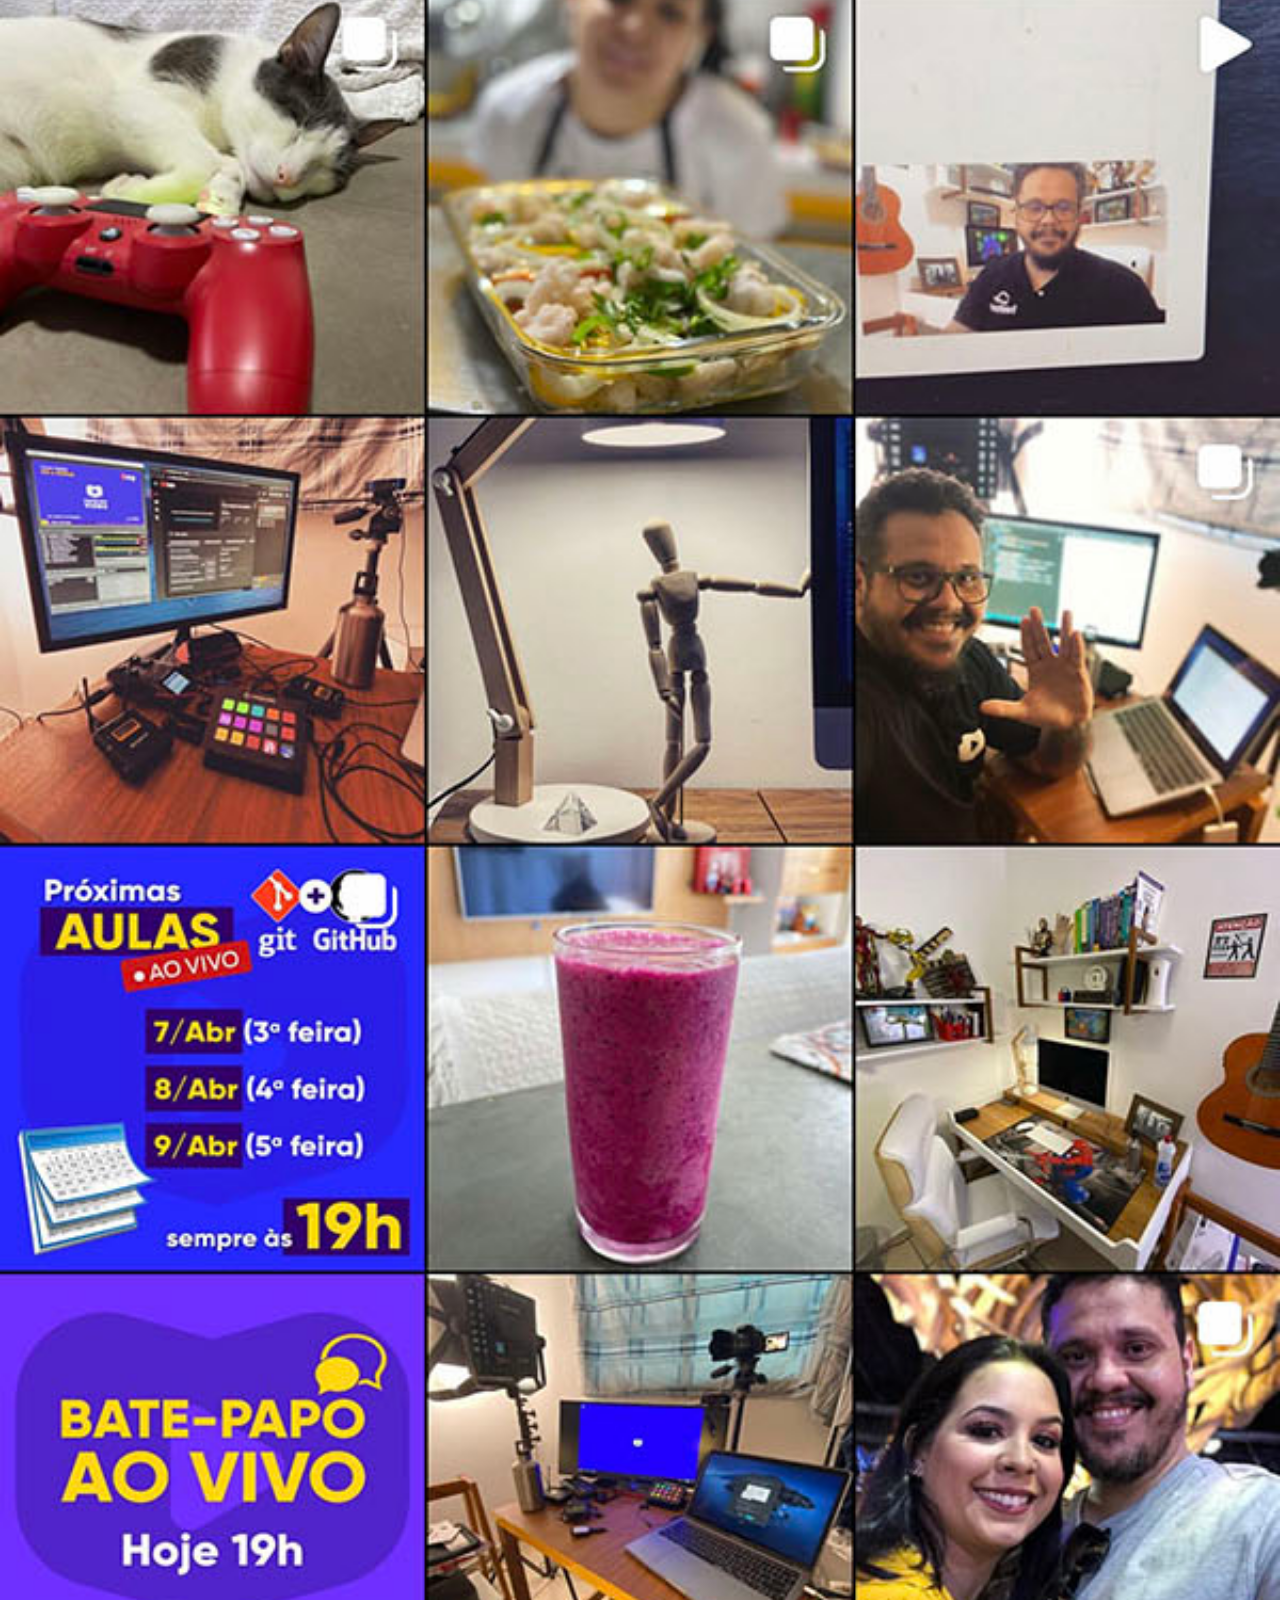
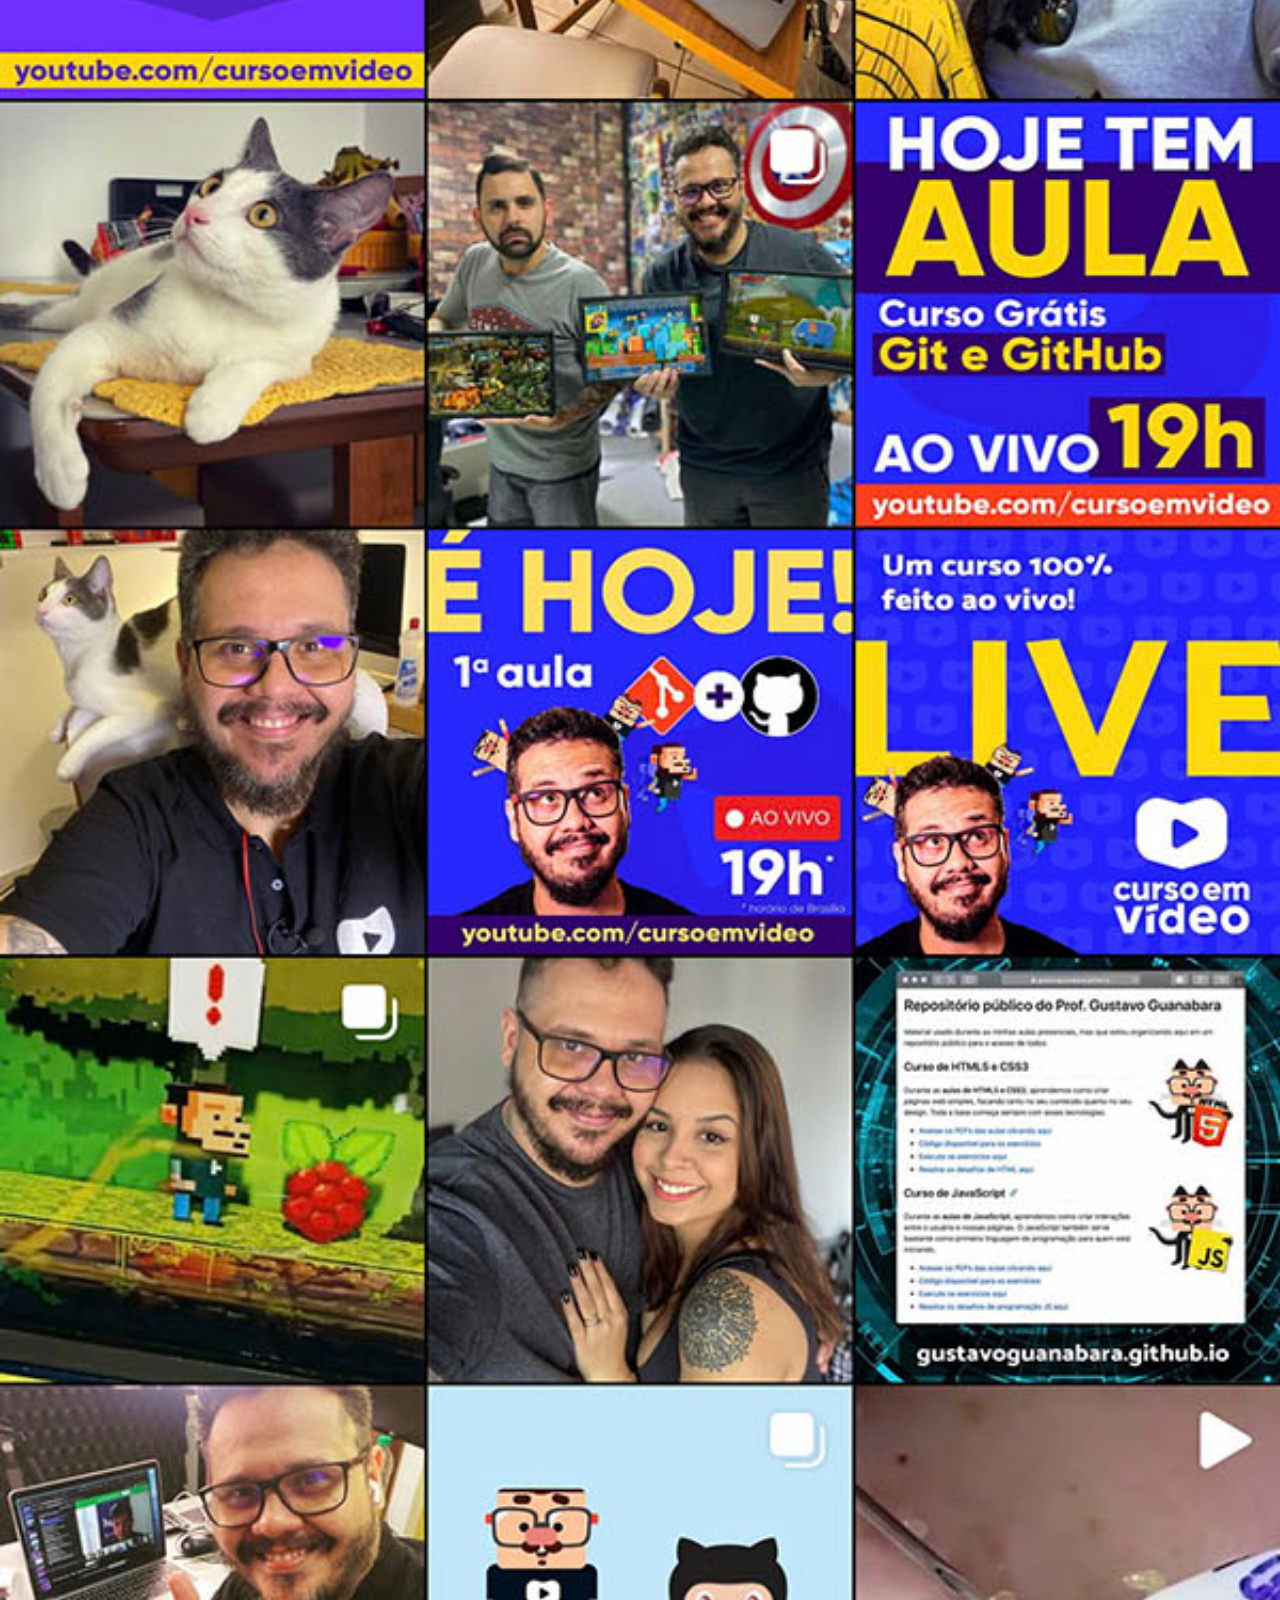
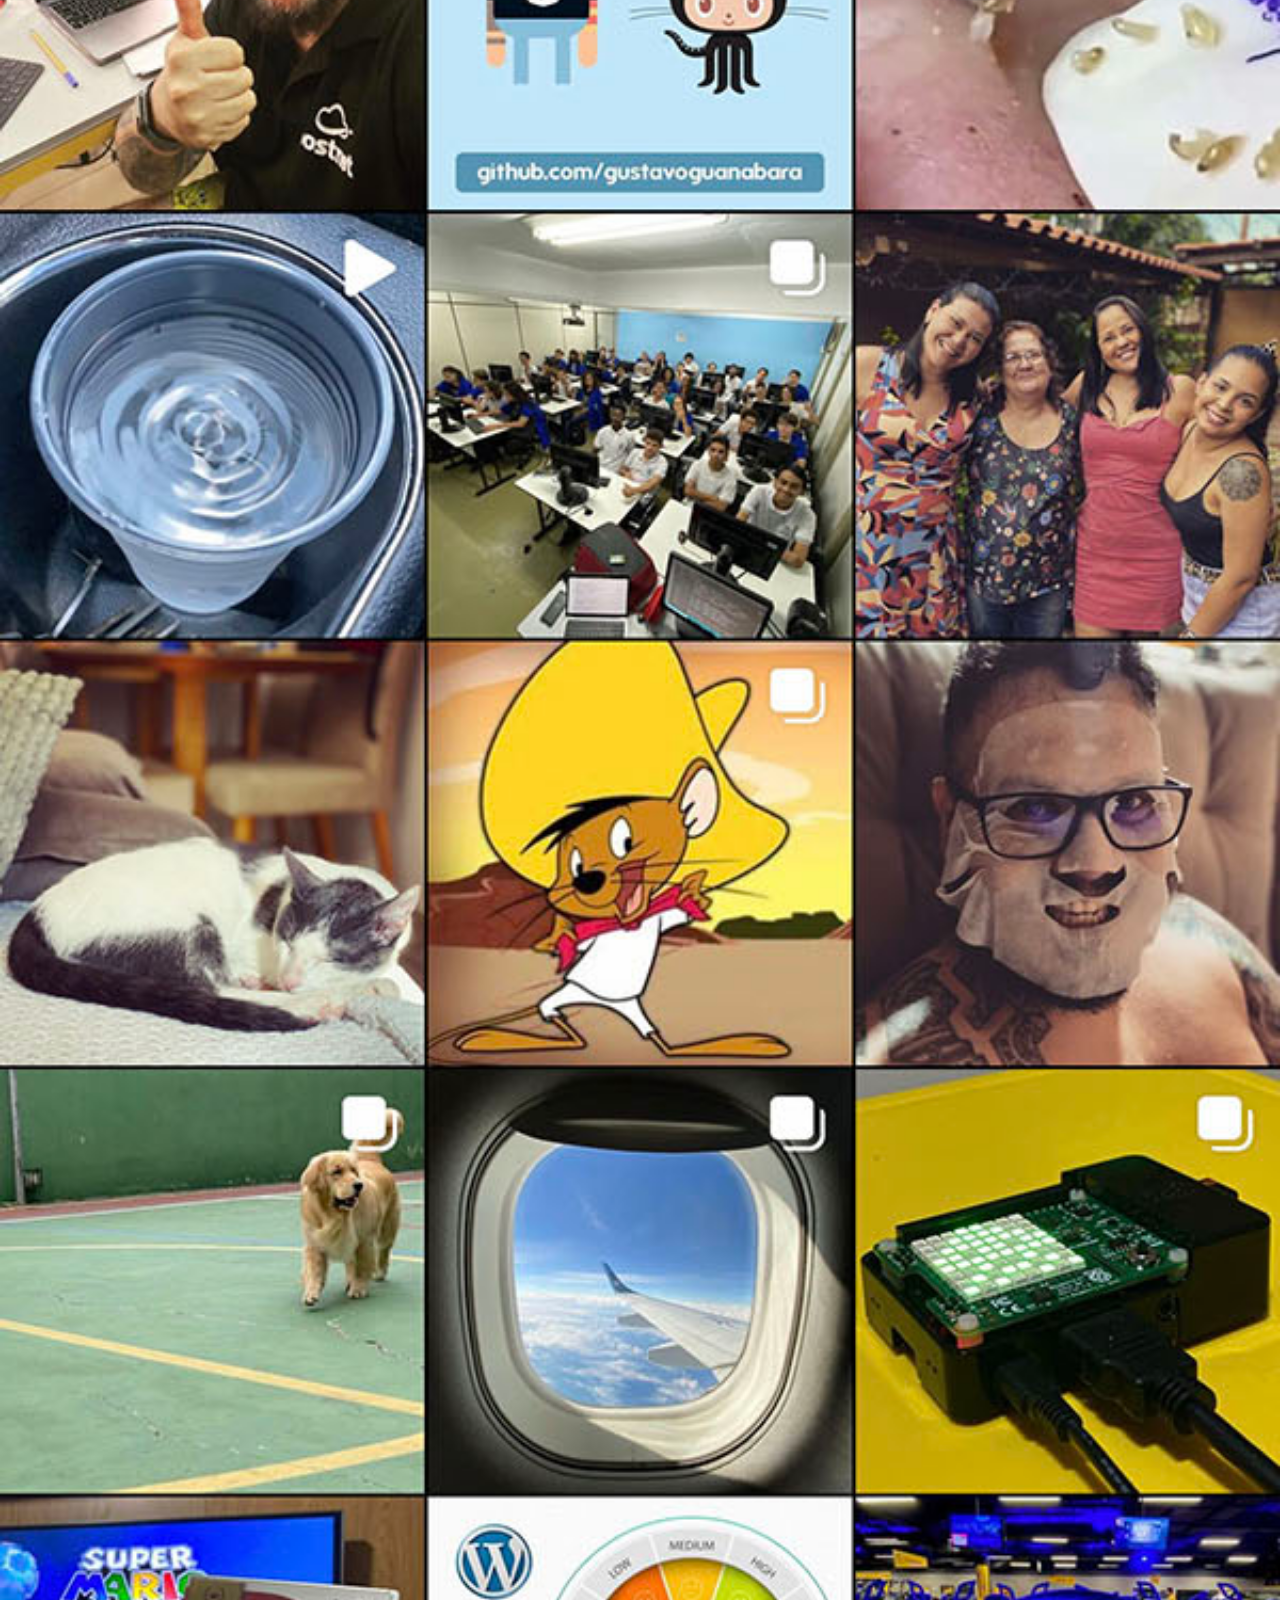
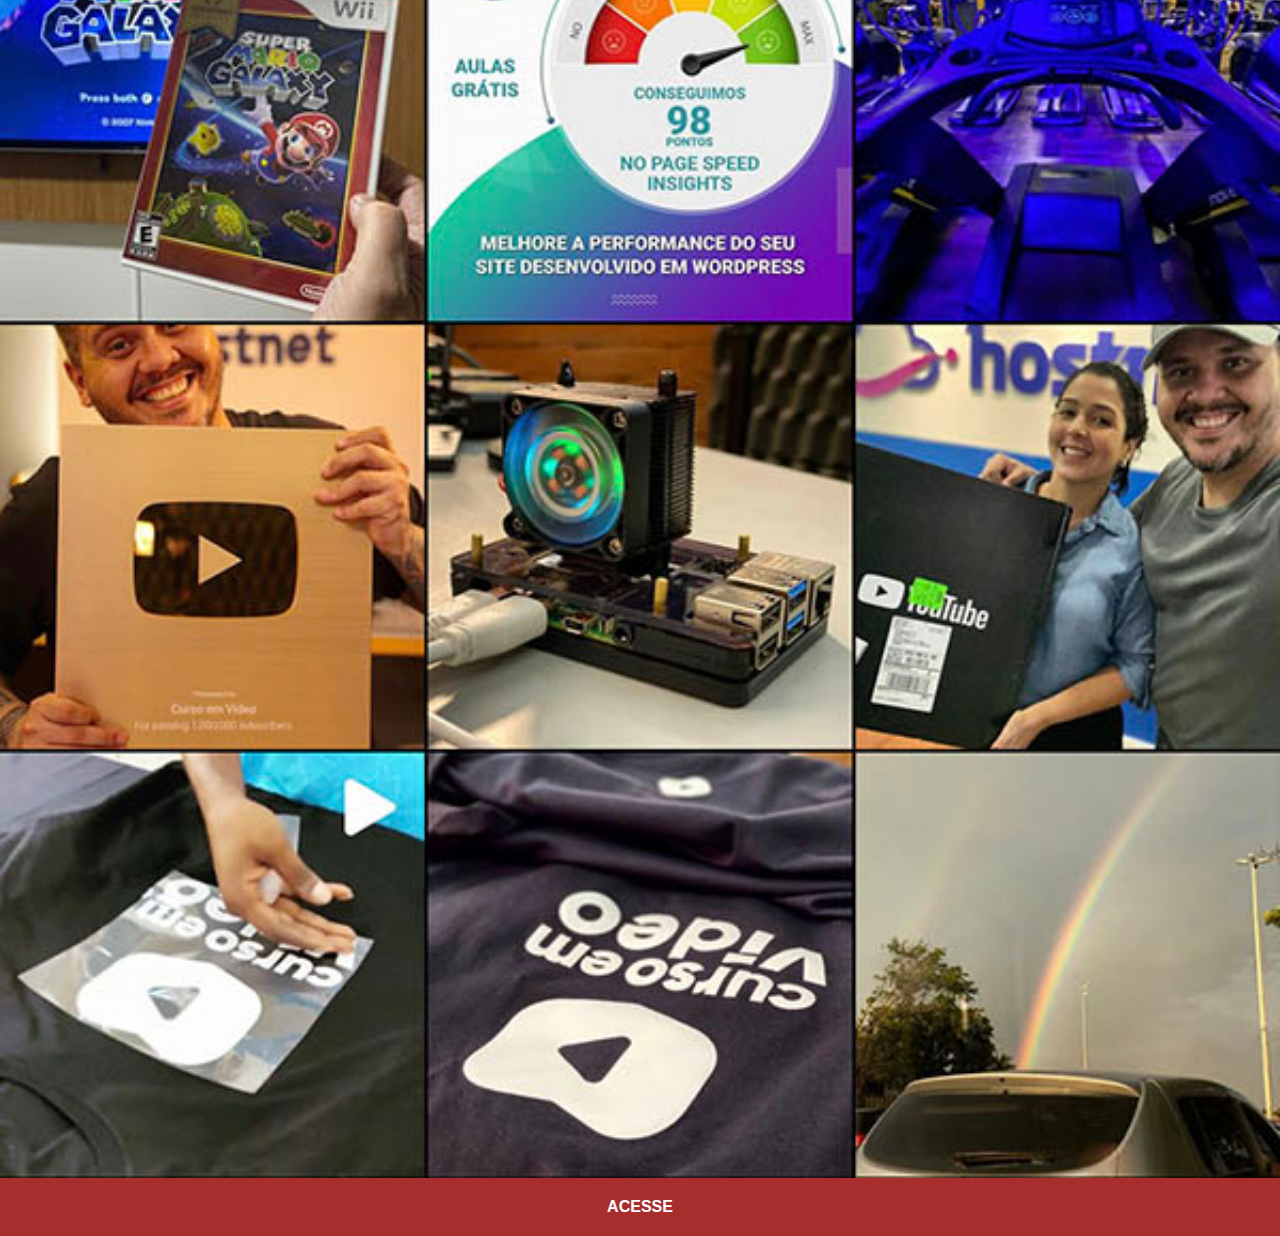
<file: Instagram.html>
<!DOCTYPE html>
<html lang="pt-br">
<head>
    <meta charset="UTF-8">
    <meta http-equiv="X-UA-Compatible" content="IE=edge">
    <meta name="viewport" content="width=device-width, initial-scale=1.0">
    <link rel="stylesheet" href="estilos/sociais.css">
    <title>Instagram</title>
</head>
<body>
    <img src="imagens/tela-instagram.jpg" alt="Instagram">
    <a href="https://www.instagram.com" target="_blank" >ACESSE</a>
</body>
</html>
</file>
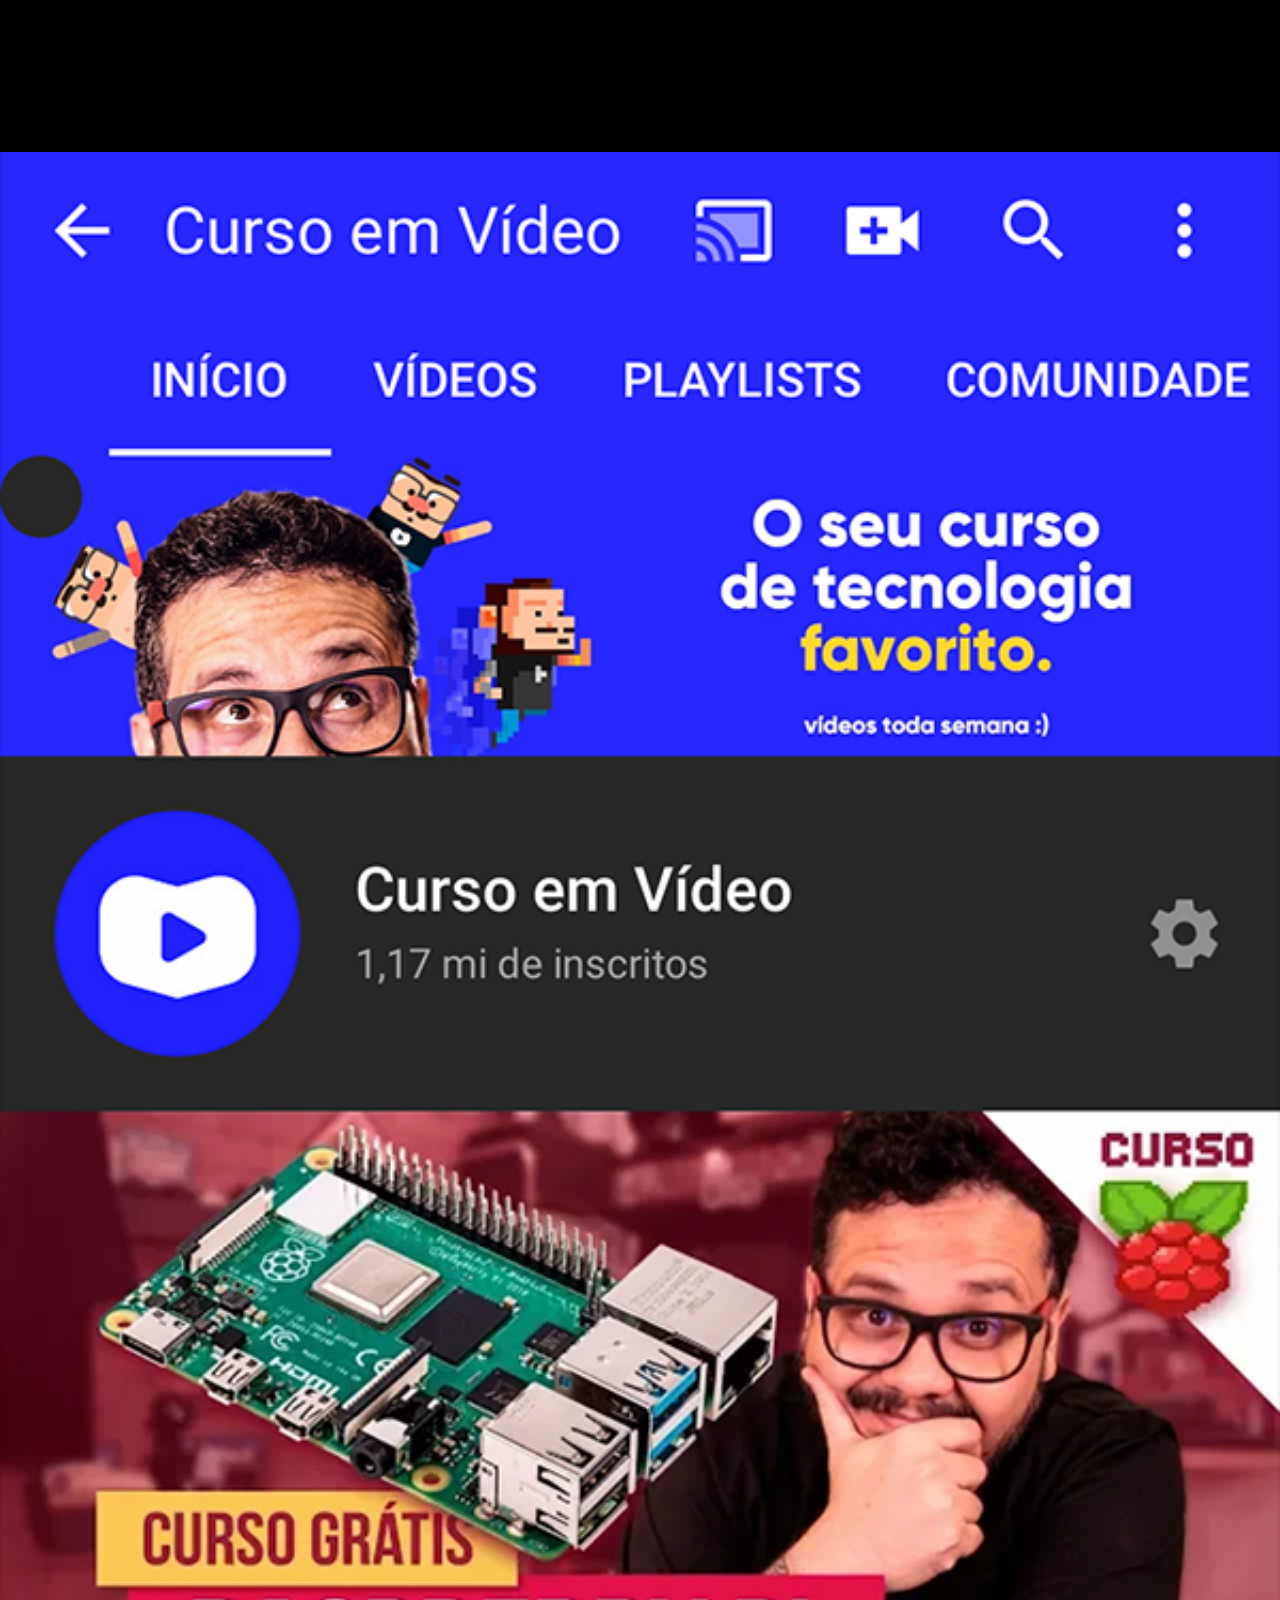
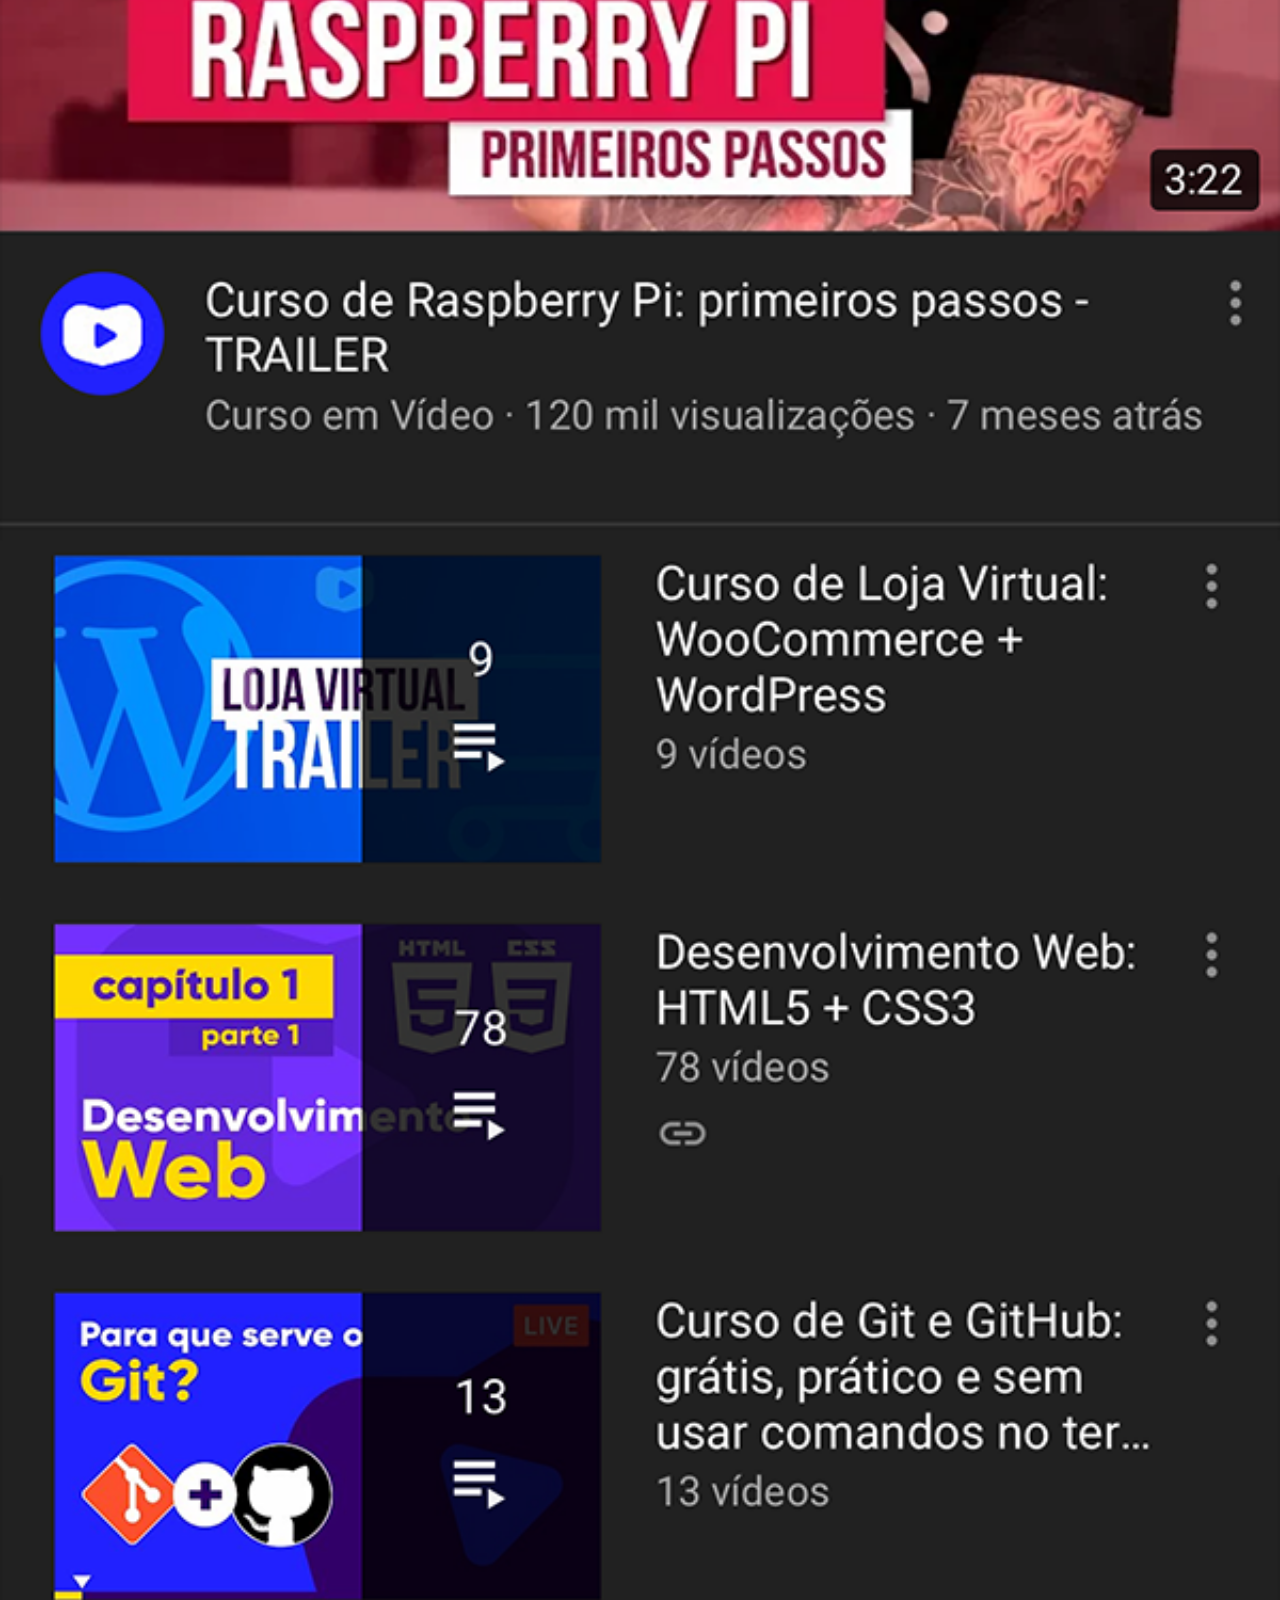
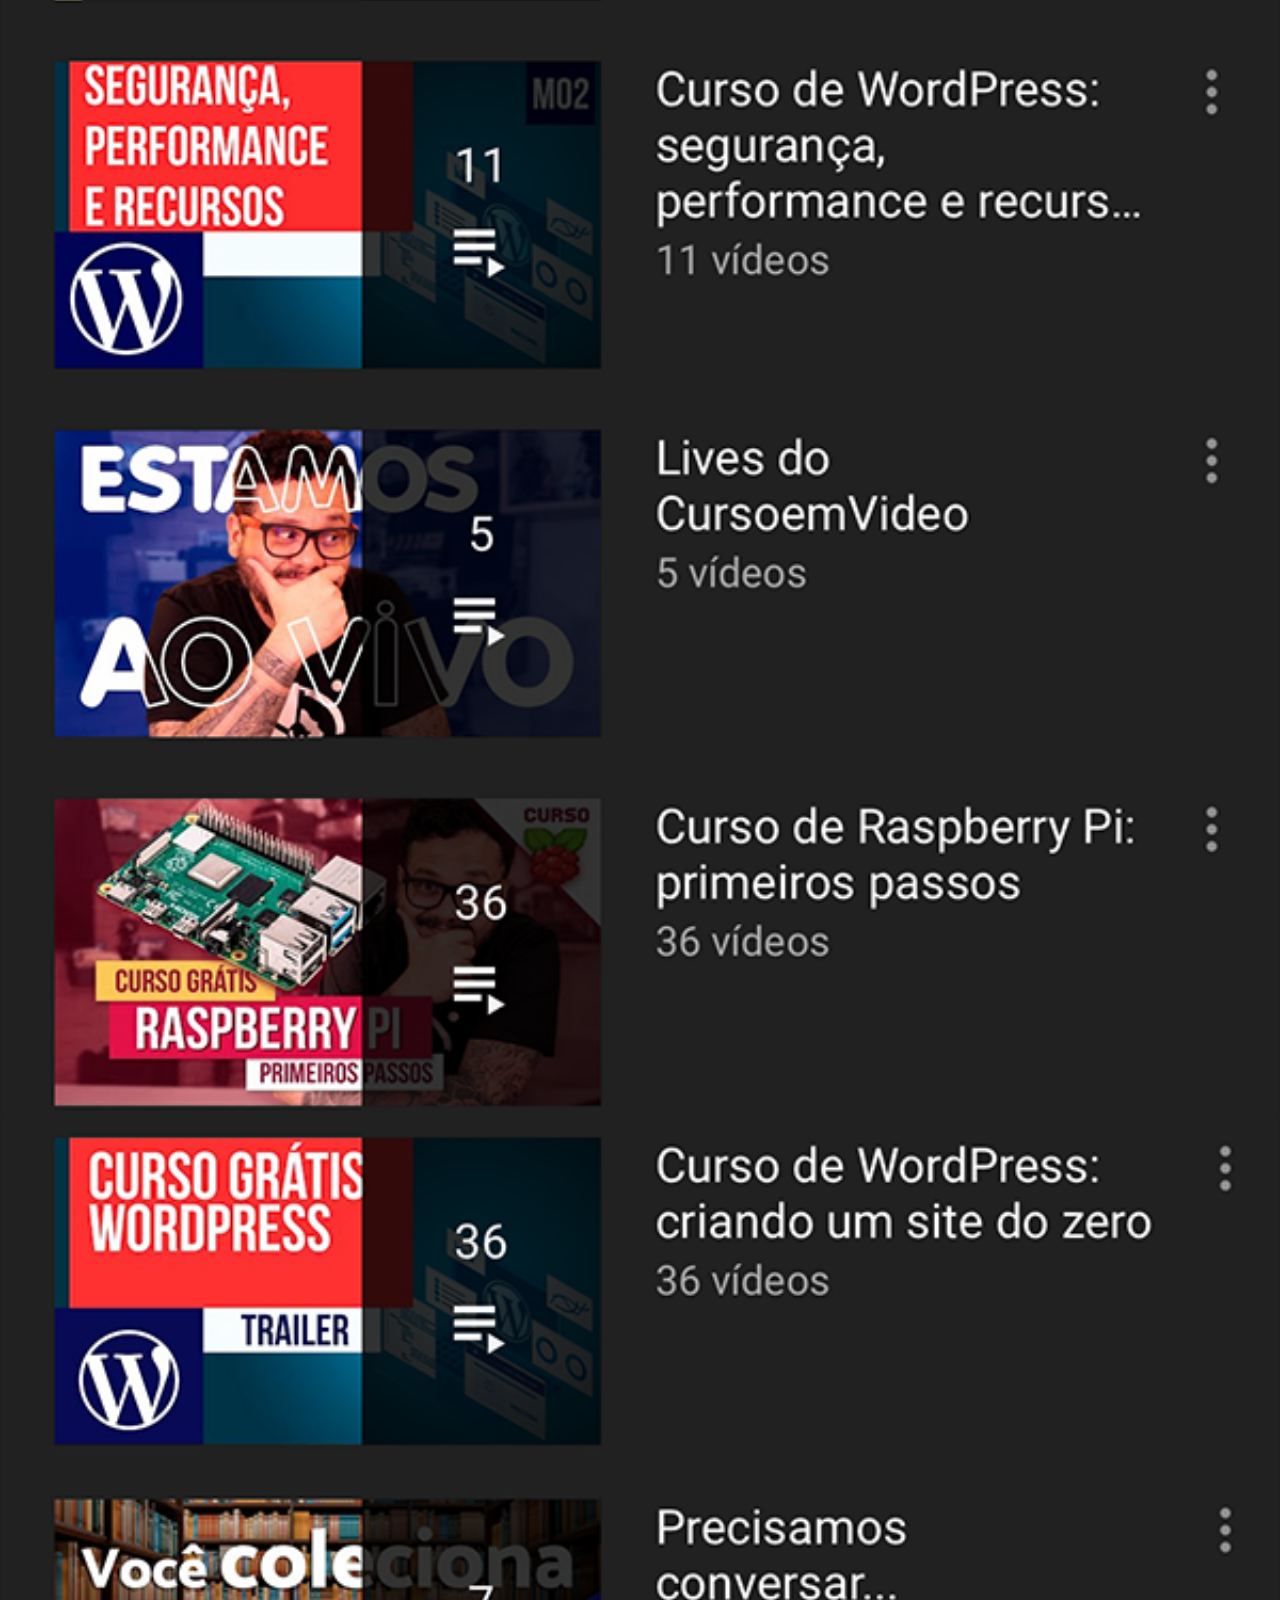
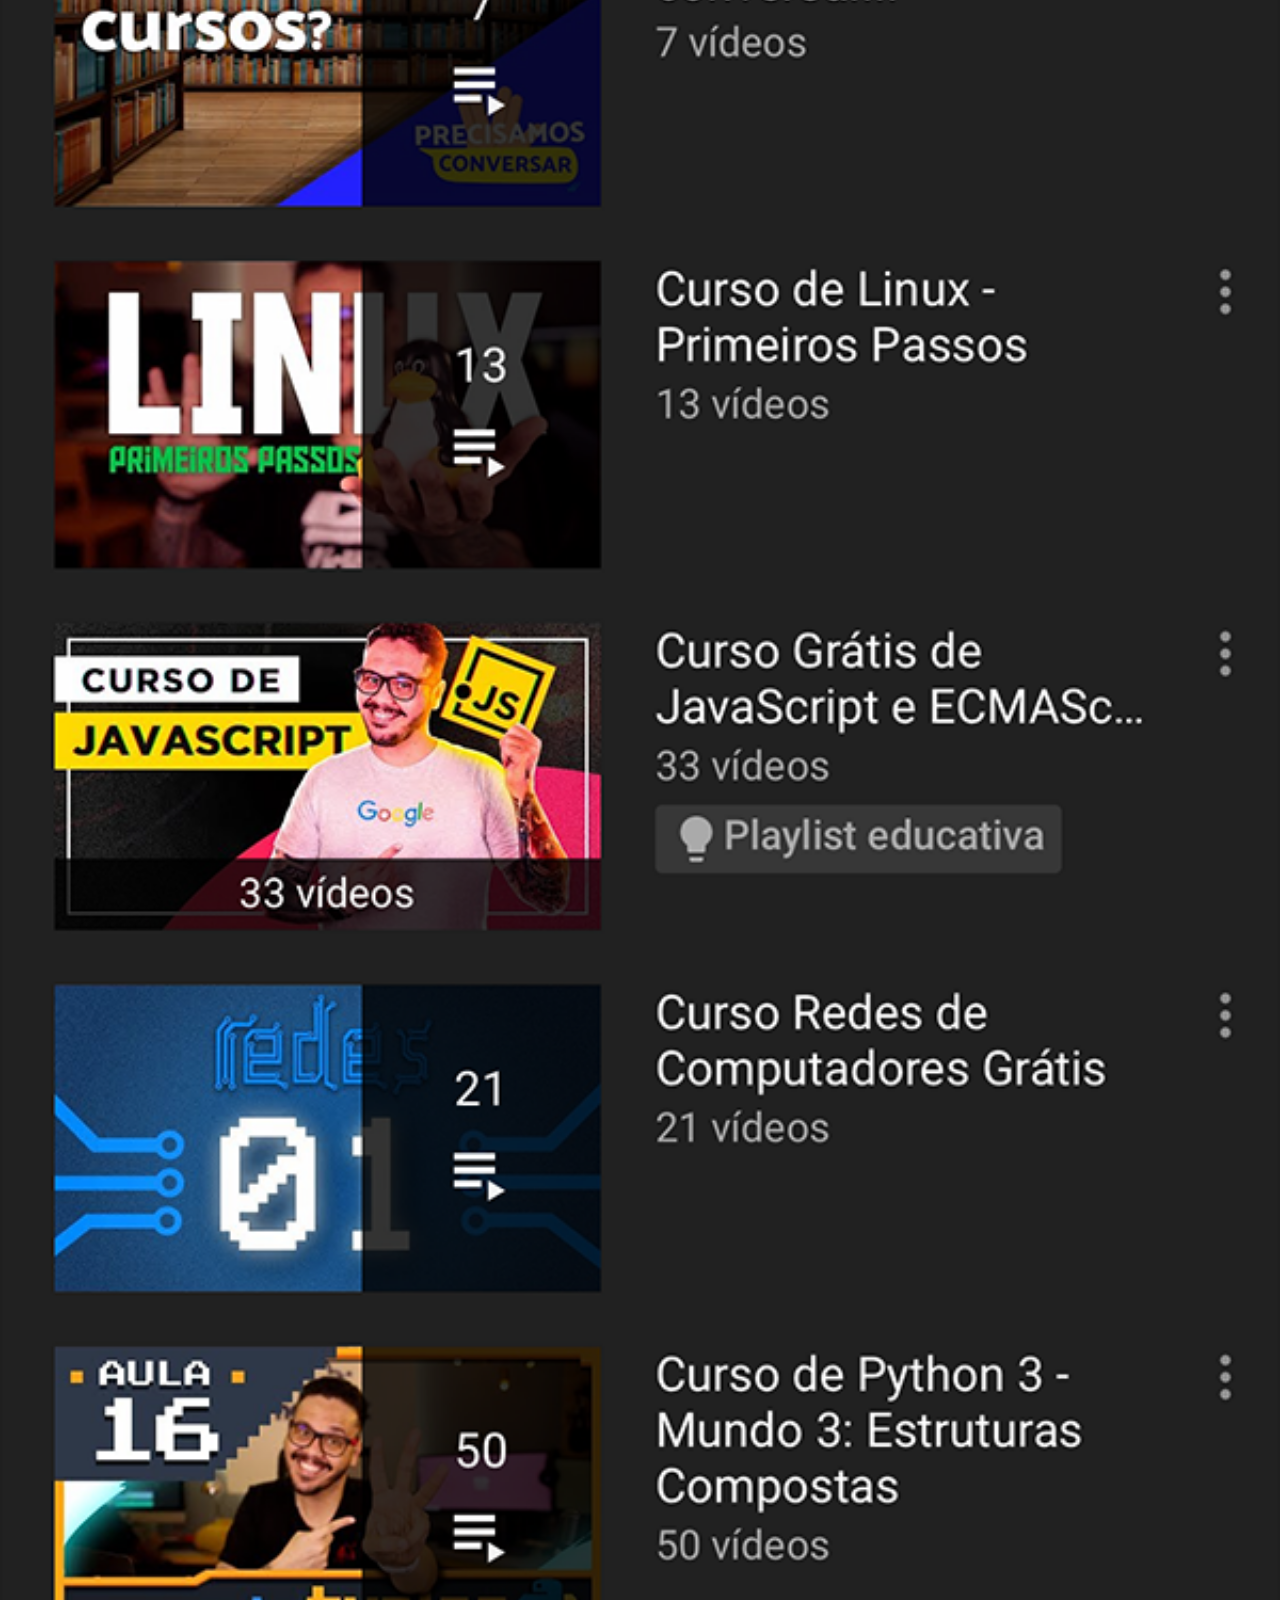
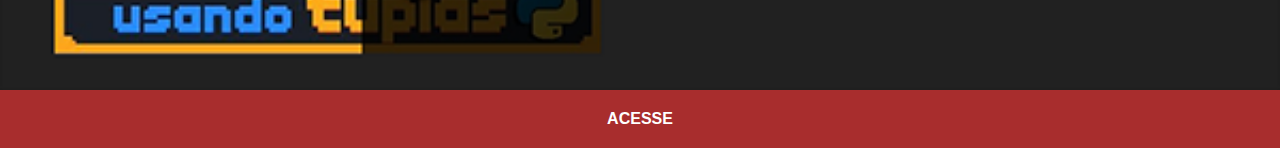
<file: youtube.html>
<!DOCTYPE html>
<html lang="pt-br   ">
<head>
    <meta charset="UTF-8">
    <meta http-equiv="X-UA-Compatible" content="IE=edge">
    <meta name="viewport" content="width=device-width, initial-scale=1.0">
    <link rel="stylesheet" href="estilos/sociais.css">
    <title>youtube</title>
</head>
<body>
    <section>
        <iframe 
            width="267" height="152" src="https://www.youtube.com/embed/ar5UB2MxraE" 
            title="YouTube video player" frameborder="0" allow="accelerometer; autoplay; clipboard-write; encrypted-media; gyroscope; picture-in-picture" allowfullscreen>
        </iframe>
    </section>
    <img src="imagens/tela-youtube.png" alt="youtube">
    <a href="https://www.youtube.com/channel/UCrWvhVmt0Qac3HgsjQK62FQ" target="_blank">ACESSE</a>
</body>
</html>
</file>
<file: estilos/style.css>
@charset "UTF-8";

*{
    margin: 0px;
    padding:0px;
    font-family: Arial, Helvetica, sans-serif;
}

html,body{
    height: 100vh;
    width: 100vw;
    background-color: black;
}

body{
    background: url('../imagens/fundo-madeira.jpg') no-repeat top center;
    background-size: cover;/*cover preenche o espasso com a menor largura contrario do container q eh com a maior   */
    background-attachment: fixed; /*attachment tem a ver com a rolagem de pagina e o posicionamento da imagem fixed fixa e scoll rola junto com a pagina. E inherit tbm poder hedar do pai*/
}

main{
    height: 100vh;
    position: relative;
}
/*colocar no meio*/
section#telefone{
    position: absolute;
    top:50%;
    left: 50%;
    /*para deixar no meio transforma menos metade pra cima e pra tra*/ 

    transform: translate(-50%, -50%);
    height: 627px;
    width: 311px;
    background: url('../imagens/frame-iphone.png') no-repeat;
}

section#redes-sociais {
    text-align: right;
}

section#redes-sociais img {
    width: 50px;
    margin: 10px;
    border-radius: 50%; /* deixar redondo*/
    box-shadow: 2px 2px 5px black; /*sombra*/
    box-sizing: border-box; /*deixar a borda dentro do circulo para evitar q ele mecha nas posicoes ficando*/    
}

section#redes-sociais img:hover { /*quando o mouse estiver em cima*/ 
    border: 2px solid rgba(255, 255, 255, 0.281); /*borda meia trasparente*/
    transform: translate(-3px, 3px); /*levantar um pouco a imagem*/
    box-shadow: 5px 5px 10px blue; /*sombra*/
    transition: transform 2s, border .9s; /* tempo que vai demorar para se movimentar*/
}

iframe#tela{
    position: relative;
    top: 80px;
    left: 22px;
    height: 471px;
    width: 267px;
}

/*
O position fixed: irá fixar a posição do elemento na coordenada que você definir. A medida que a página é rolada, o elemento continua fixo na posição que você definiu e o conteúdo da página rola normalmente. Geralmente é usado para fixar elementos como cabeçalhos ou sidebars.

O position relative: posiciona o elemento em relação a si mesmo. Ou seja, o ponto zero será o canto superior esquerdo, e ele começará a contar a partir dali. Todos os positions precisam de um ponto para iniciar o cálculo da coordenada para assim posicionar o elemento na tela. Ao contrário do que muitos acham, esse ponto não é o ponto central do elemento, o ponto base é o canto superior esquerdo do elemento. A partir deste canto, o browser irá calcular a coordenada que você definiu e irá posicionar o elemento no viewport.

O Position Absolute: é um tanto diferente do Relative. Enquanto o elemento com Position Relative utiliza seu próprio canto para referenciar sua posição, o elemento com Position Absolute se utiliza do ponto superior esquerdo de outros elementos. Estes elementos são os parentes dele do elemento com position absolute. Mais especificamente o pai.

O Position Static: é o valor padrão para todos os elementos de uma página - todos são inicializados como 'static'. Não há complicação aqui, simplesmente significa que o elemento vai seguir o fluxo da página normalmente. A única boa razão para atribuir explicitamente o valor 'position: static' de um elemento é forçar a remoção de um posicionamento previamente definido.
*/
</file>
<file: estilos/sociais.css>
@charset "UTF-8";

*{
    margin: 0px;
    padding: 0px;
    font-family: Arial, Helvetica, sans-serif;
}

::-webkit-scrollbar {
    width: 0px;
    height: 0px;
}

html,body{
    height: 100vh;
    width: 100vw;
    background-color: rgb(0, 0, 0);
}

img{
    width: 100vw;
    margin: -4px 0 0 0;
    
}

a {
    display: block;
    background-color: rgba(187, 50, 50, 0.897);
    color: white;
    text-align: center;
    text-decoration: none;
    padding: 20px;
    font-weight: bolder;
    margin: -4px 0 0 0;
    
}

a:hover{
    background-color: red;

}
</file>
